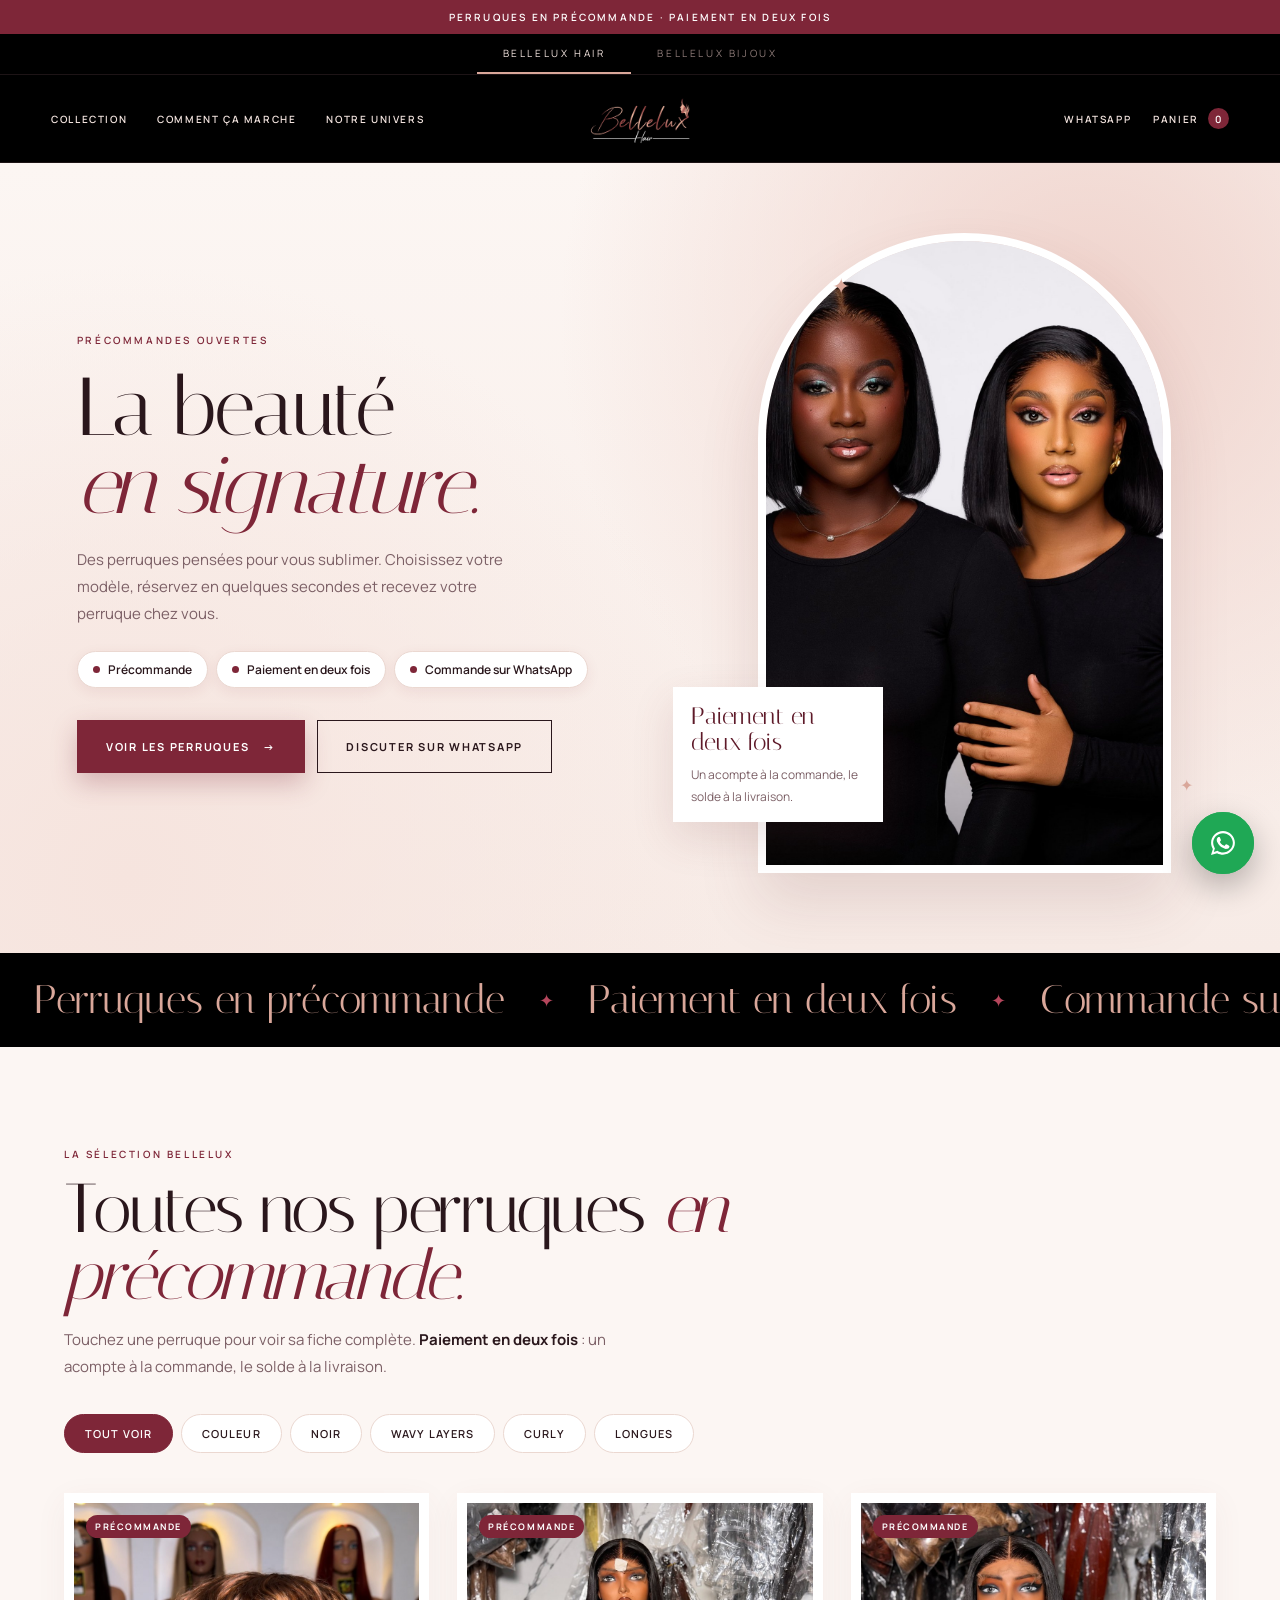
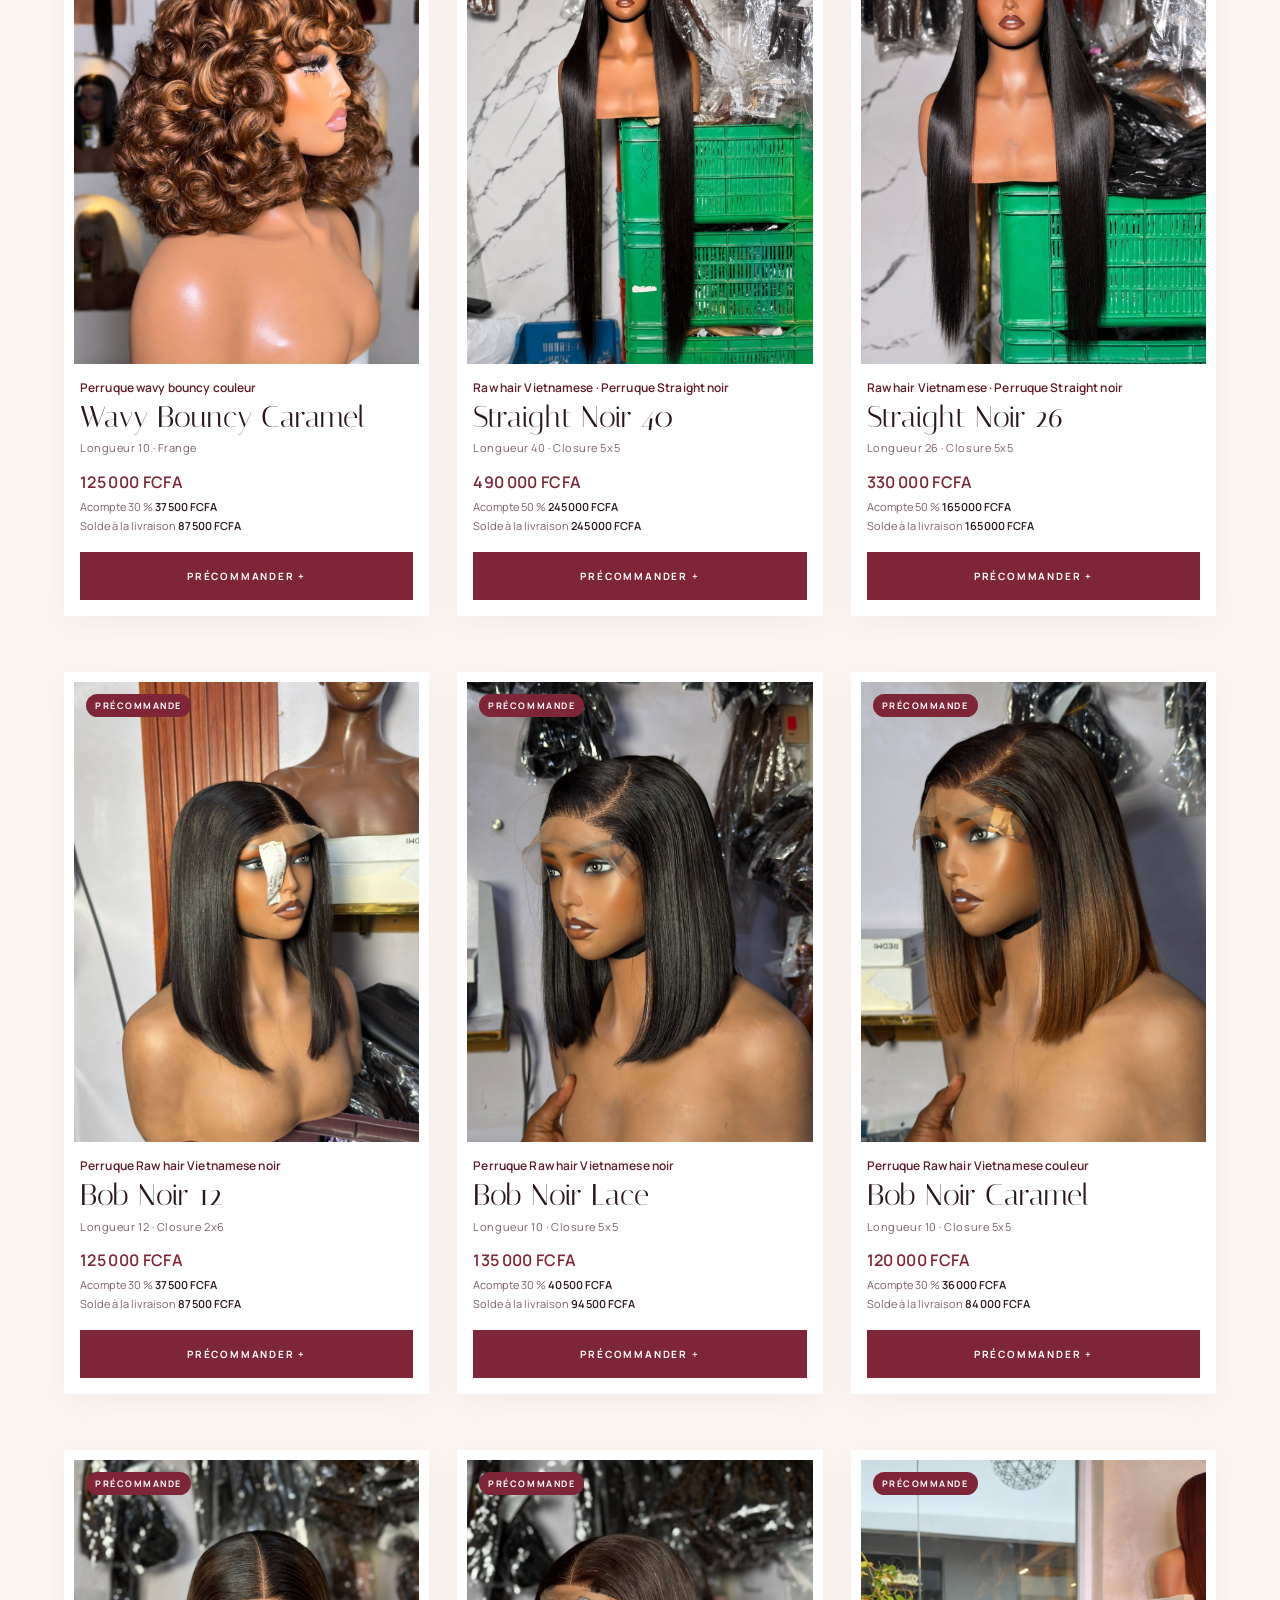
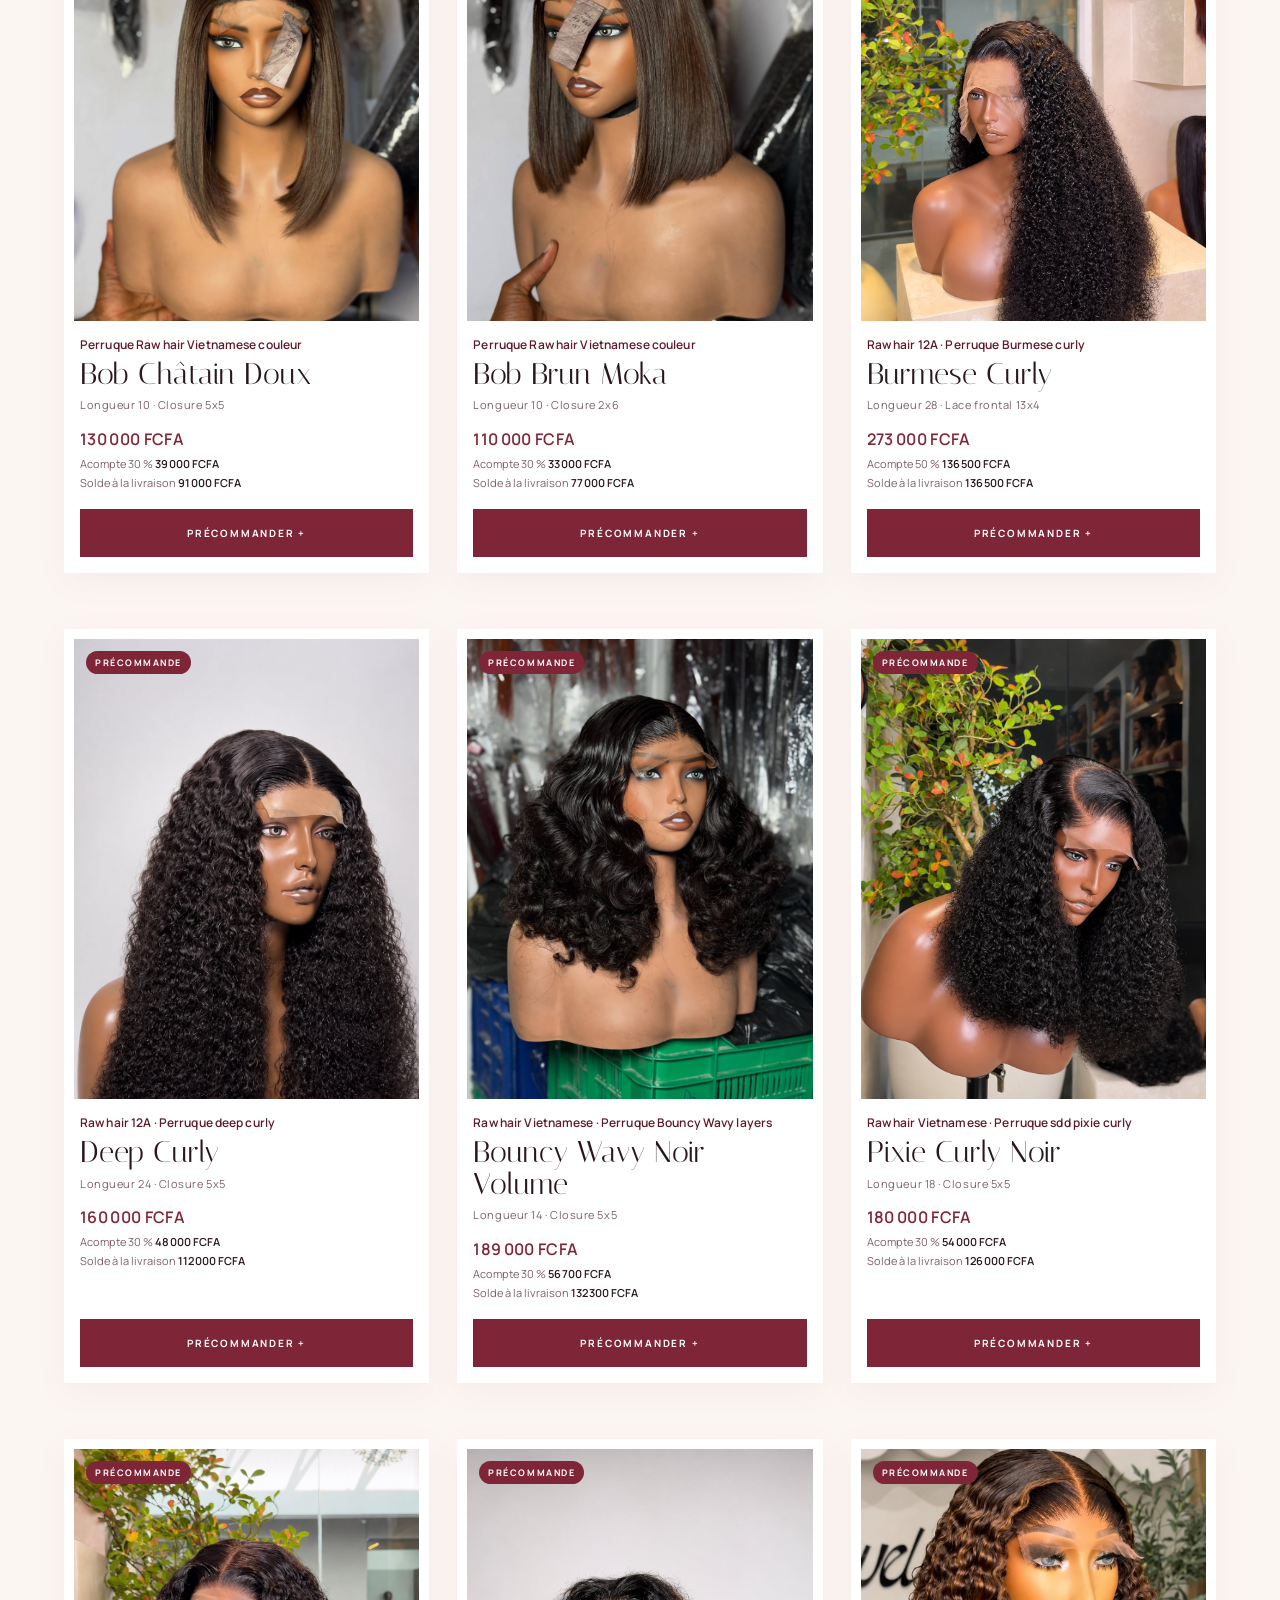
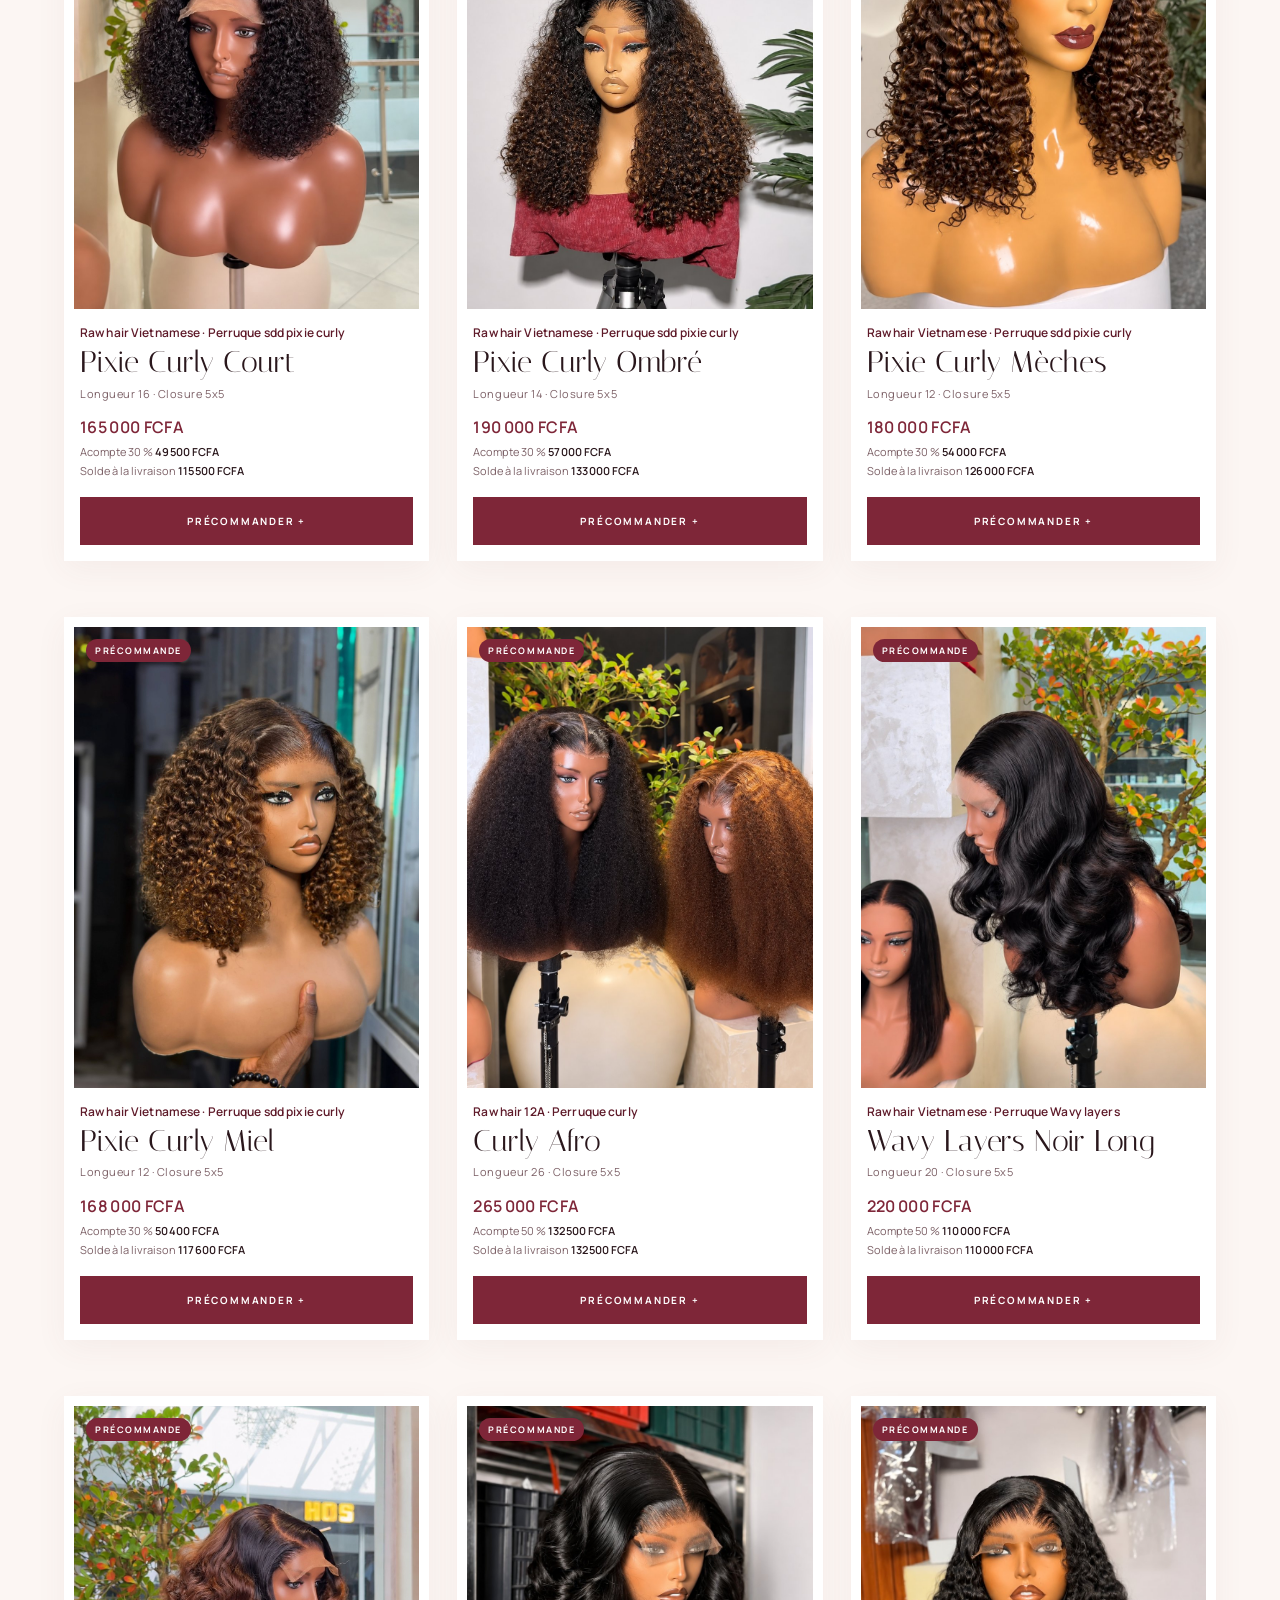
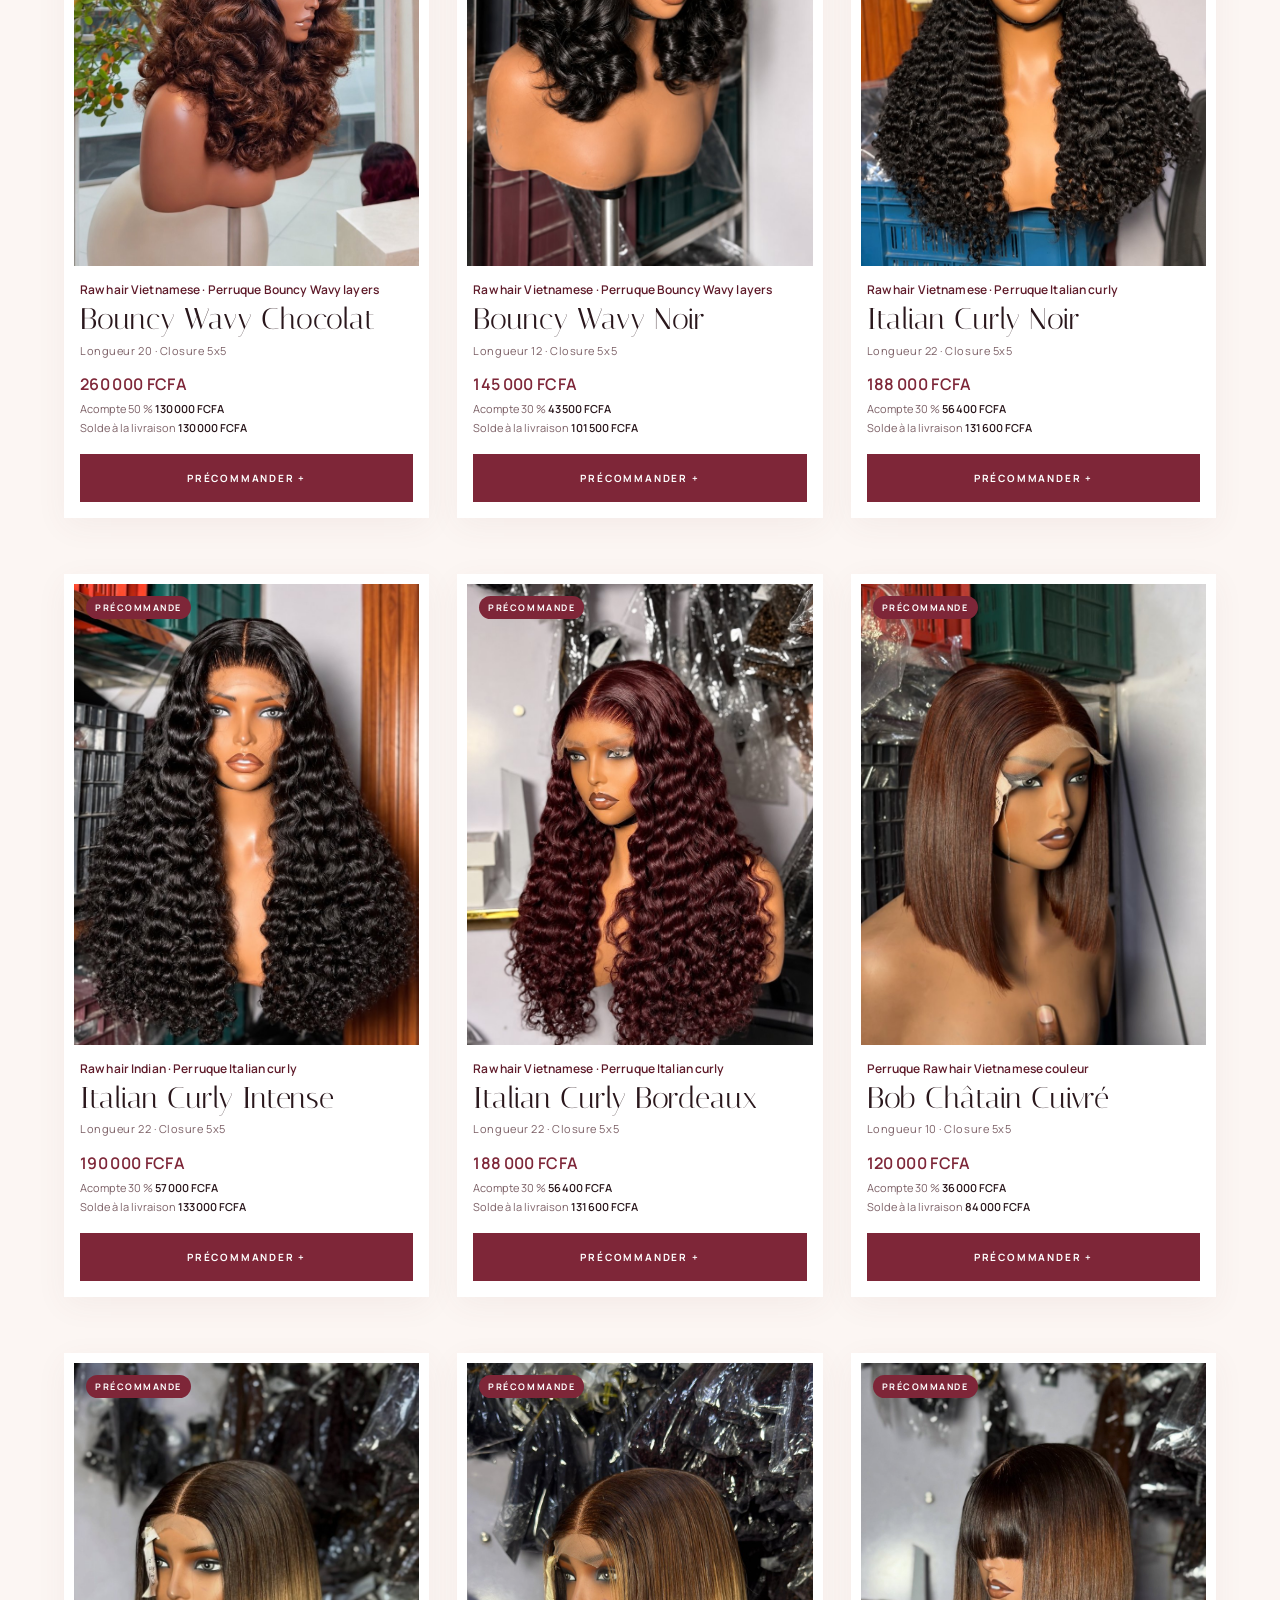
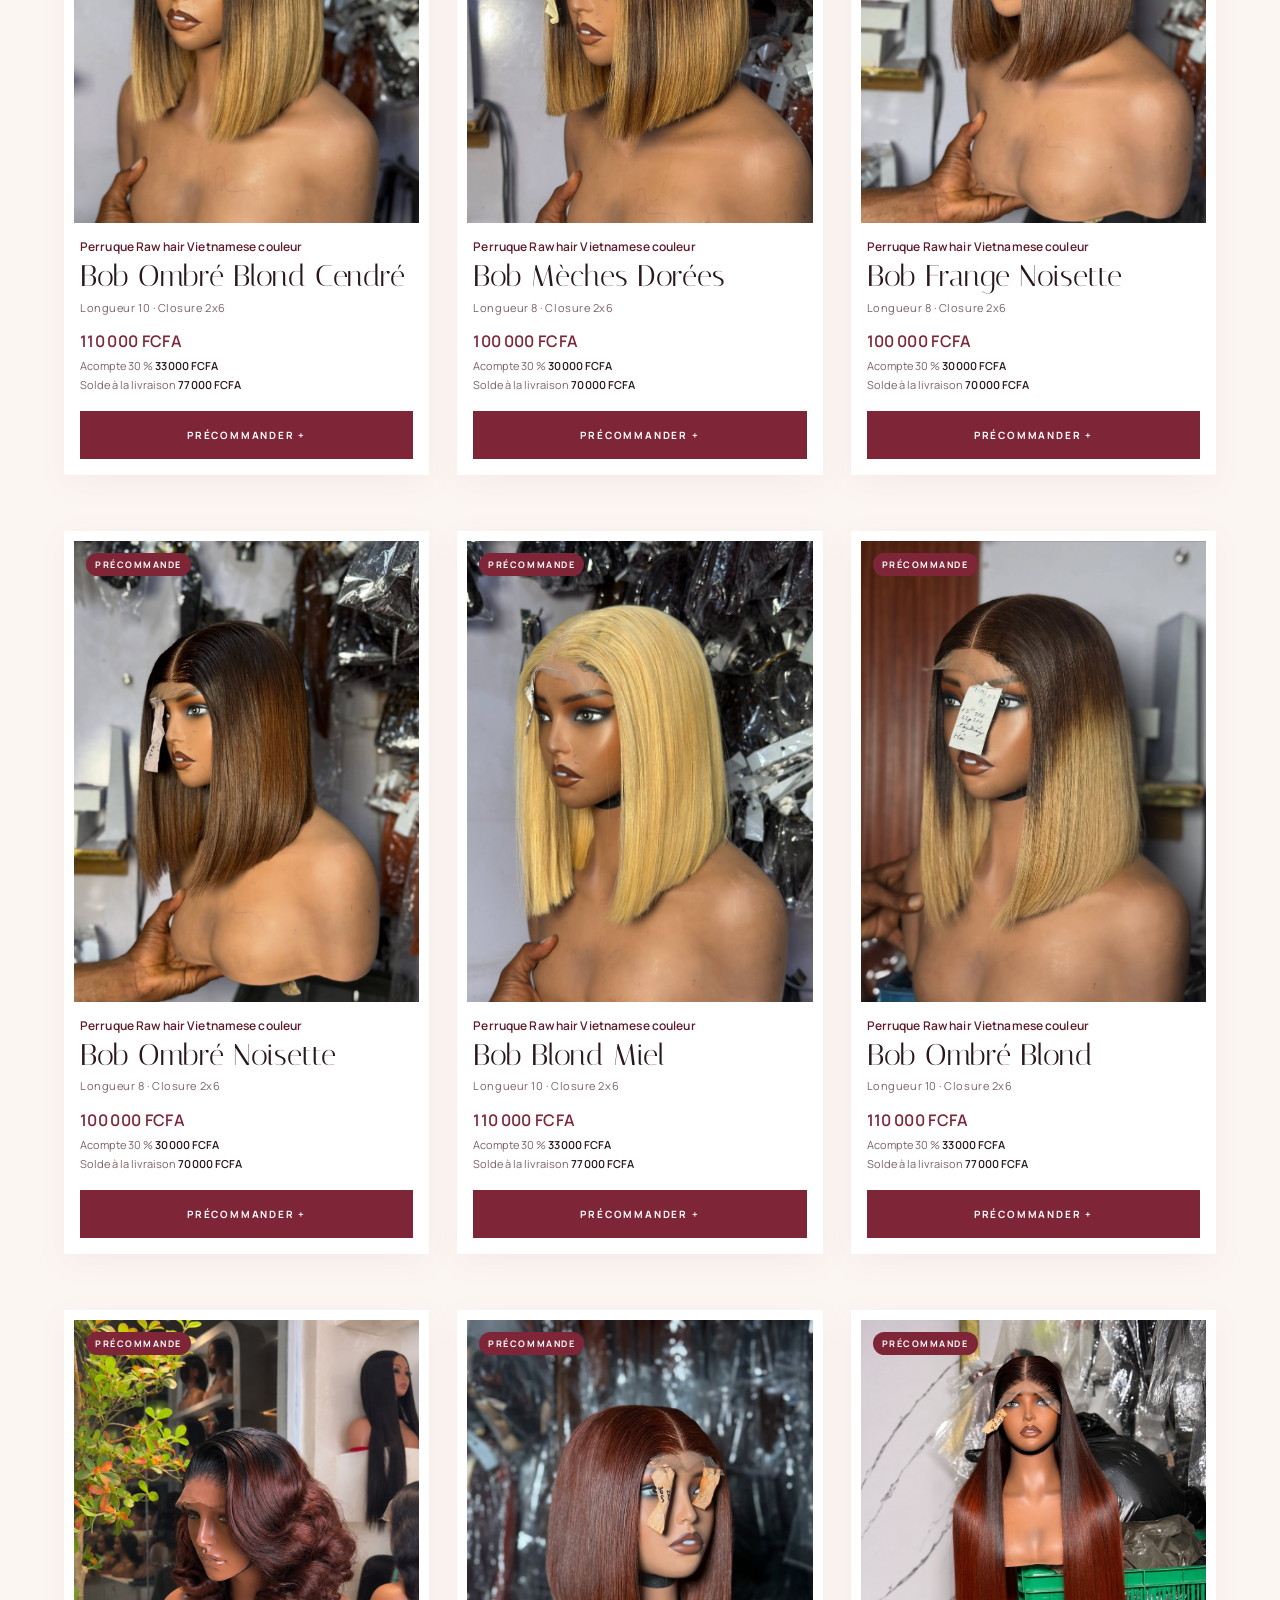
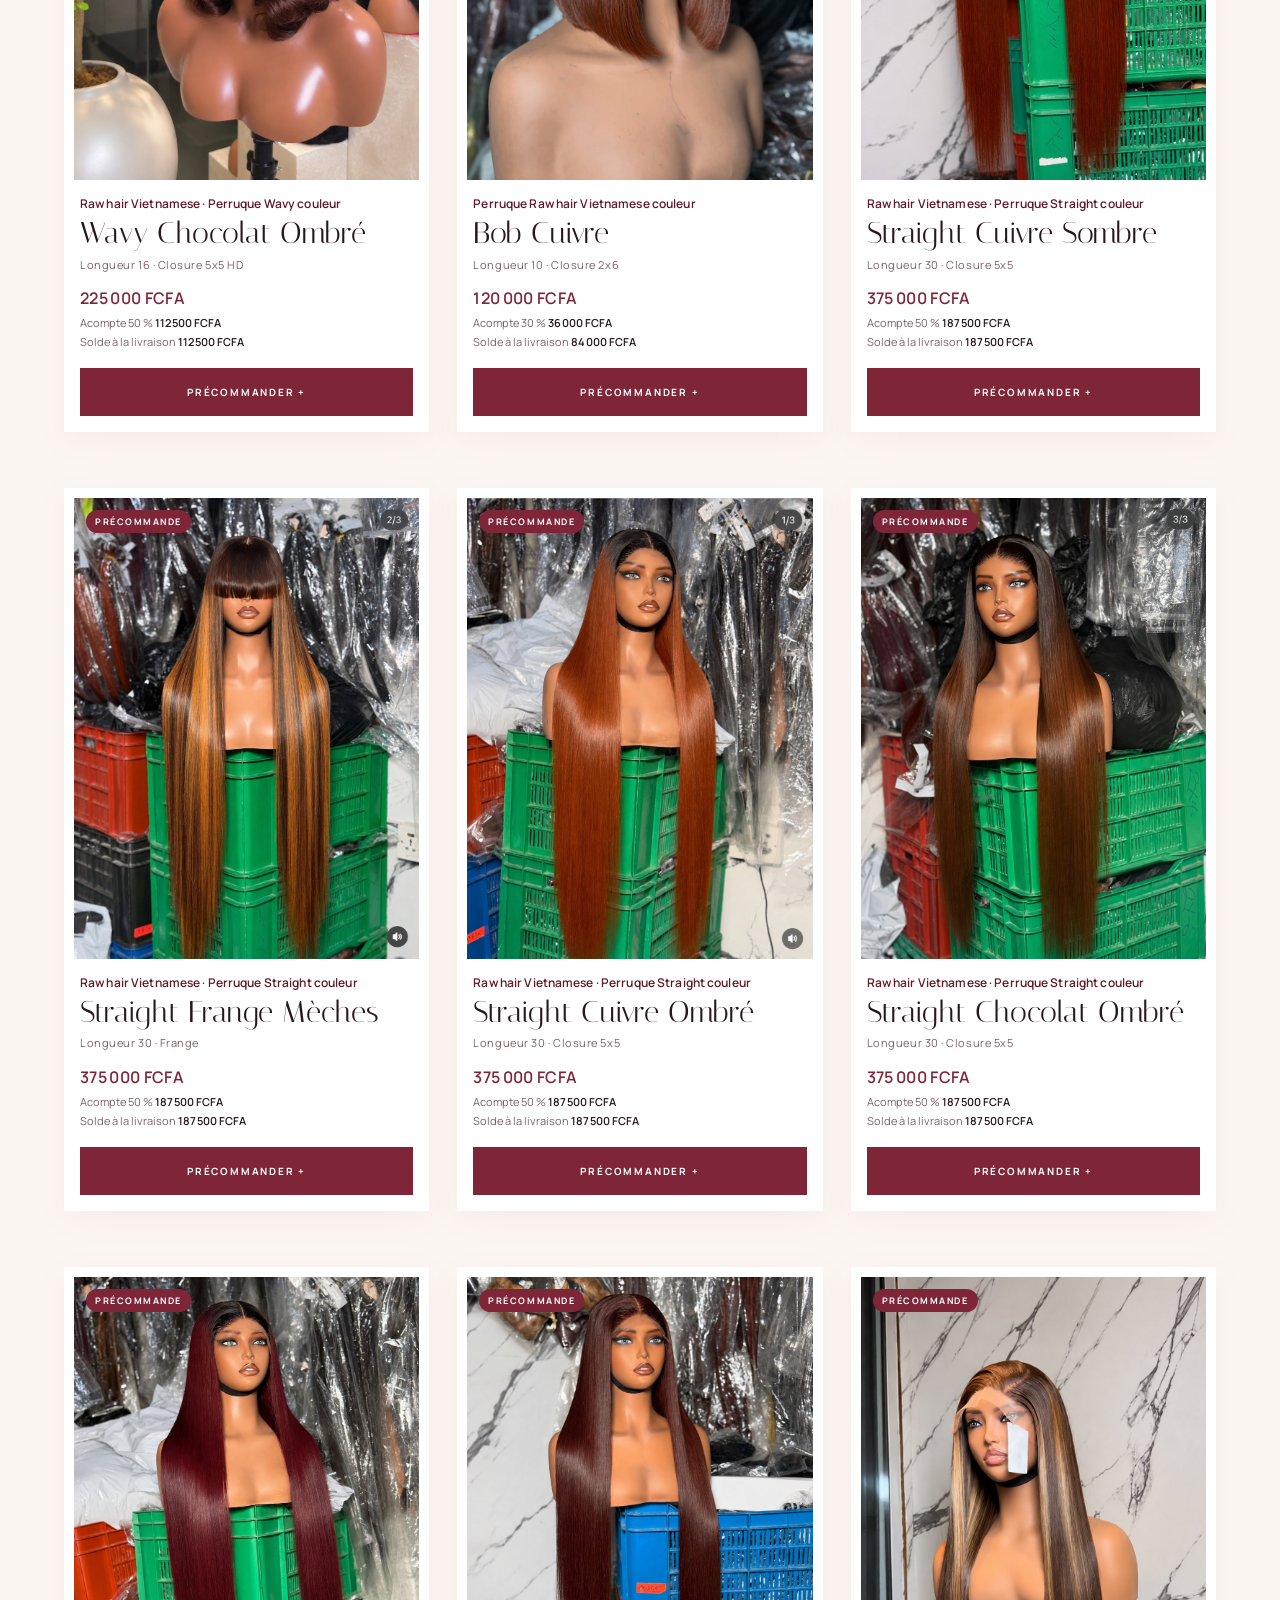
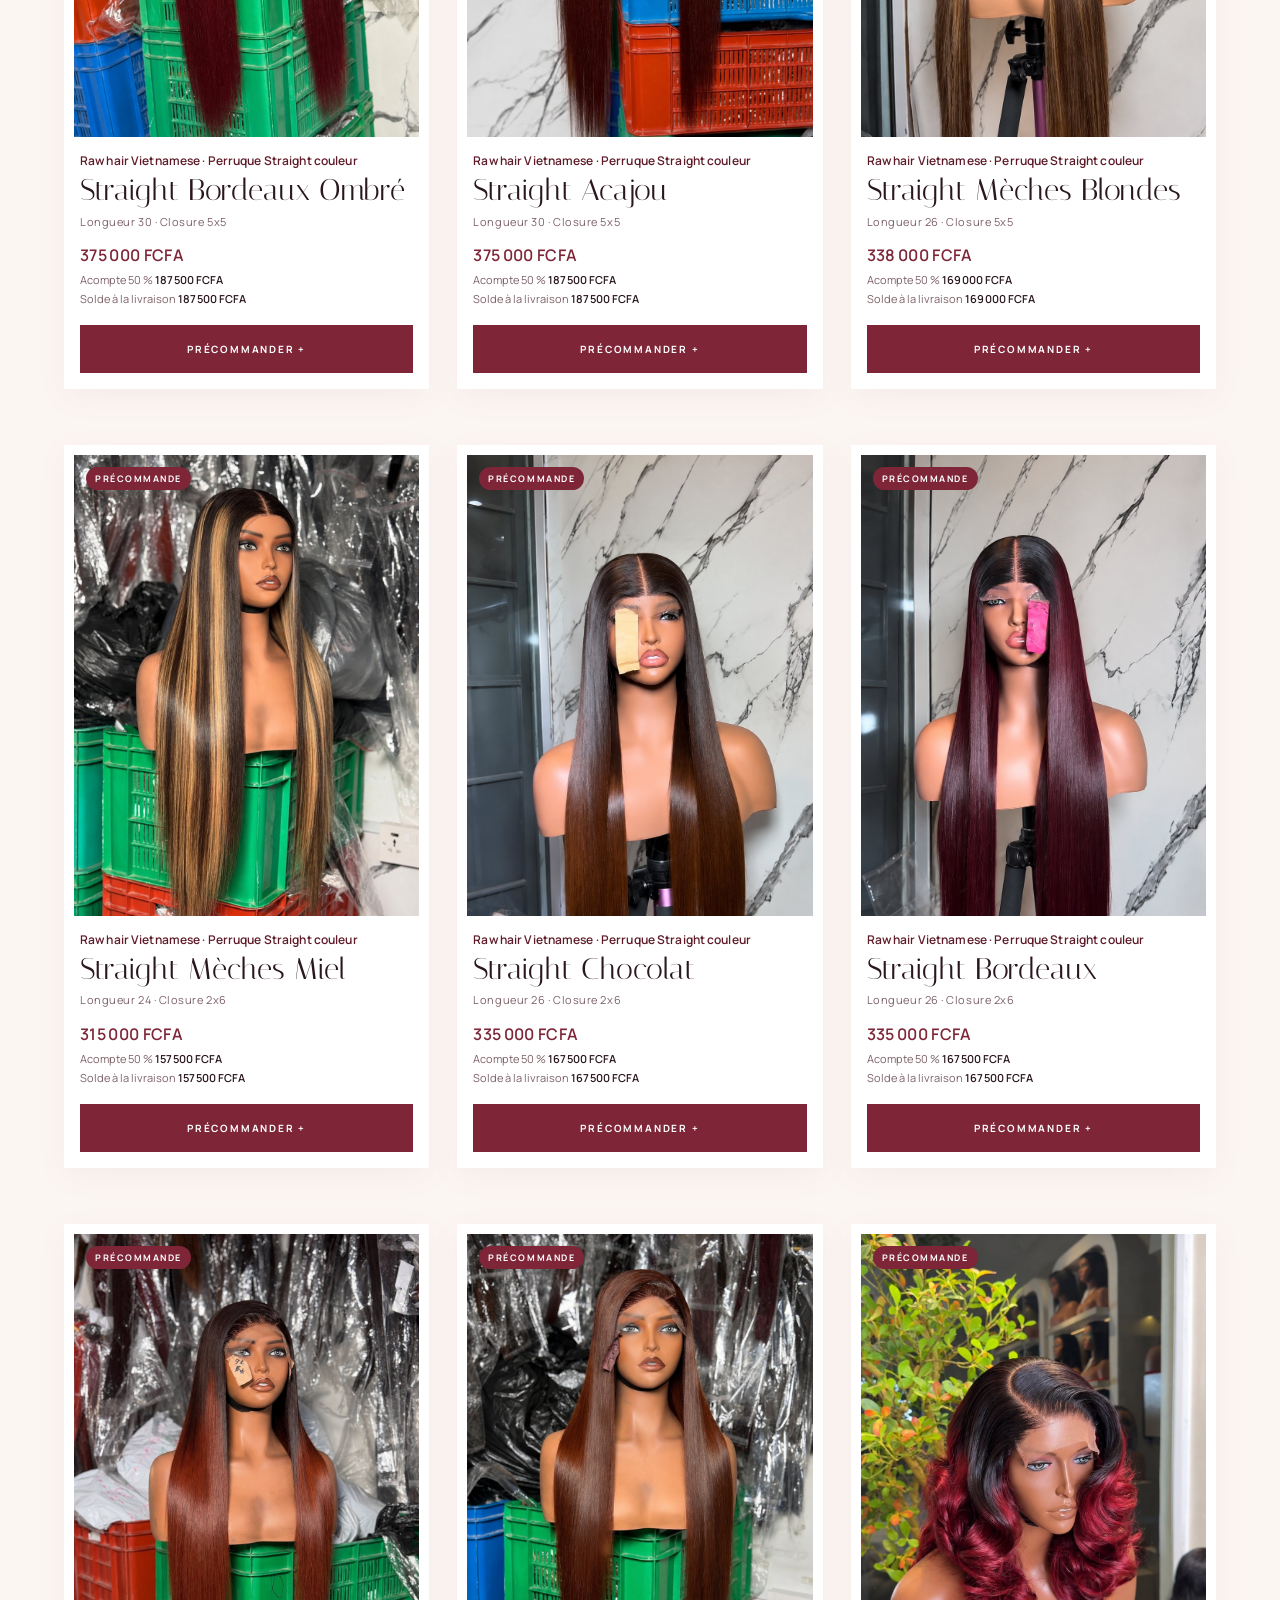
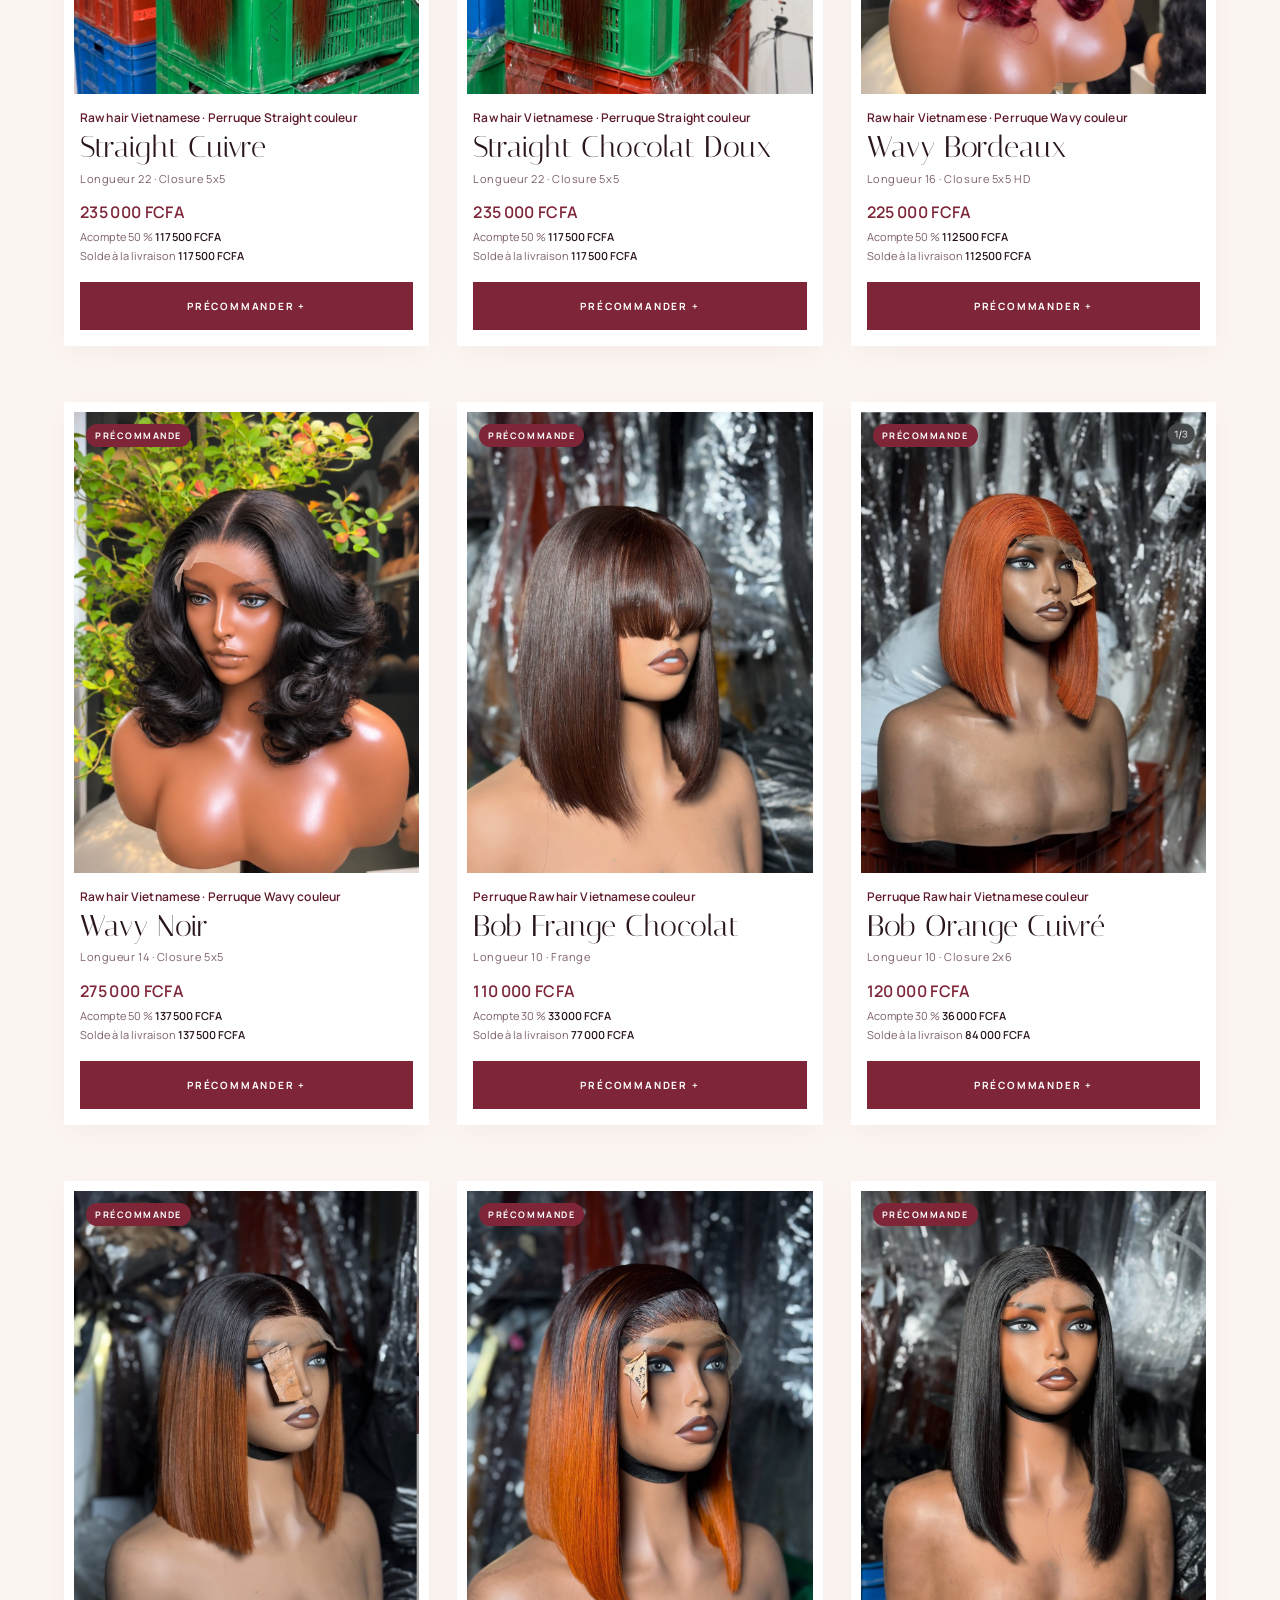
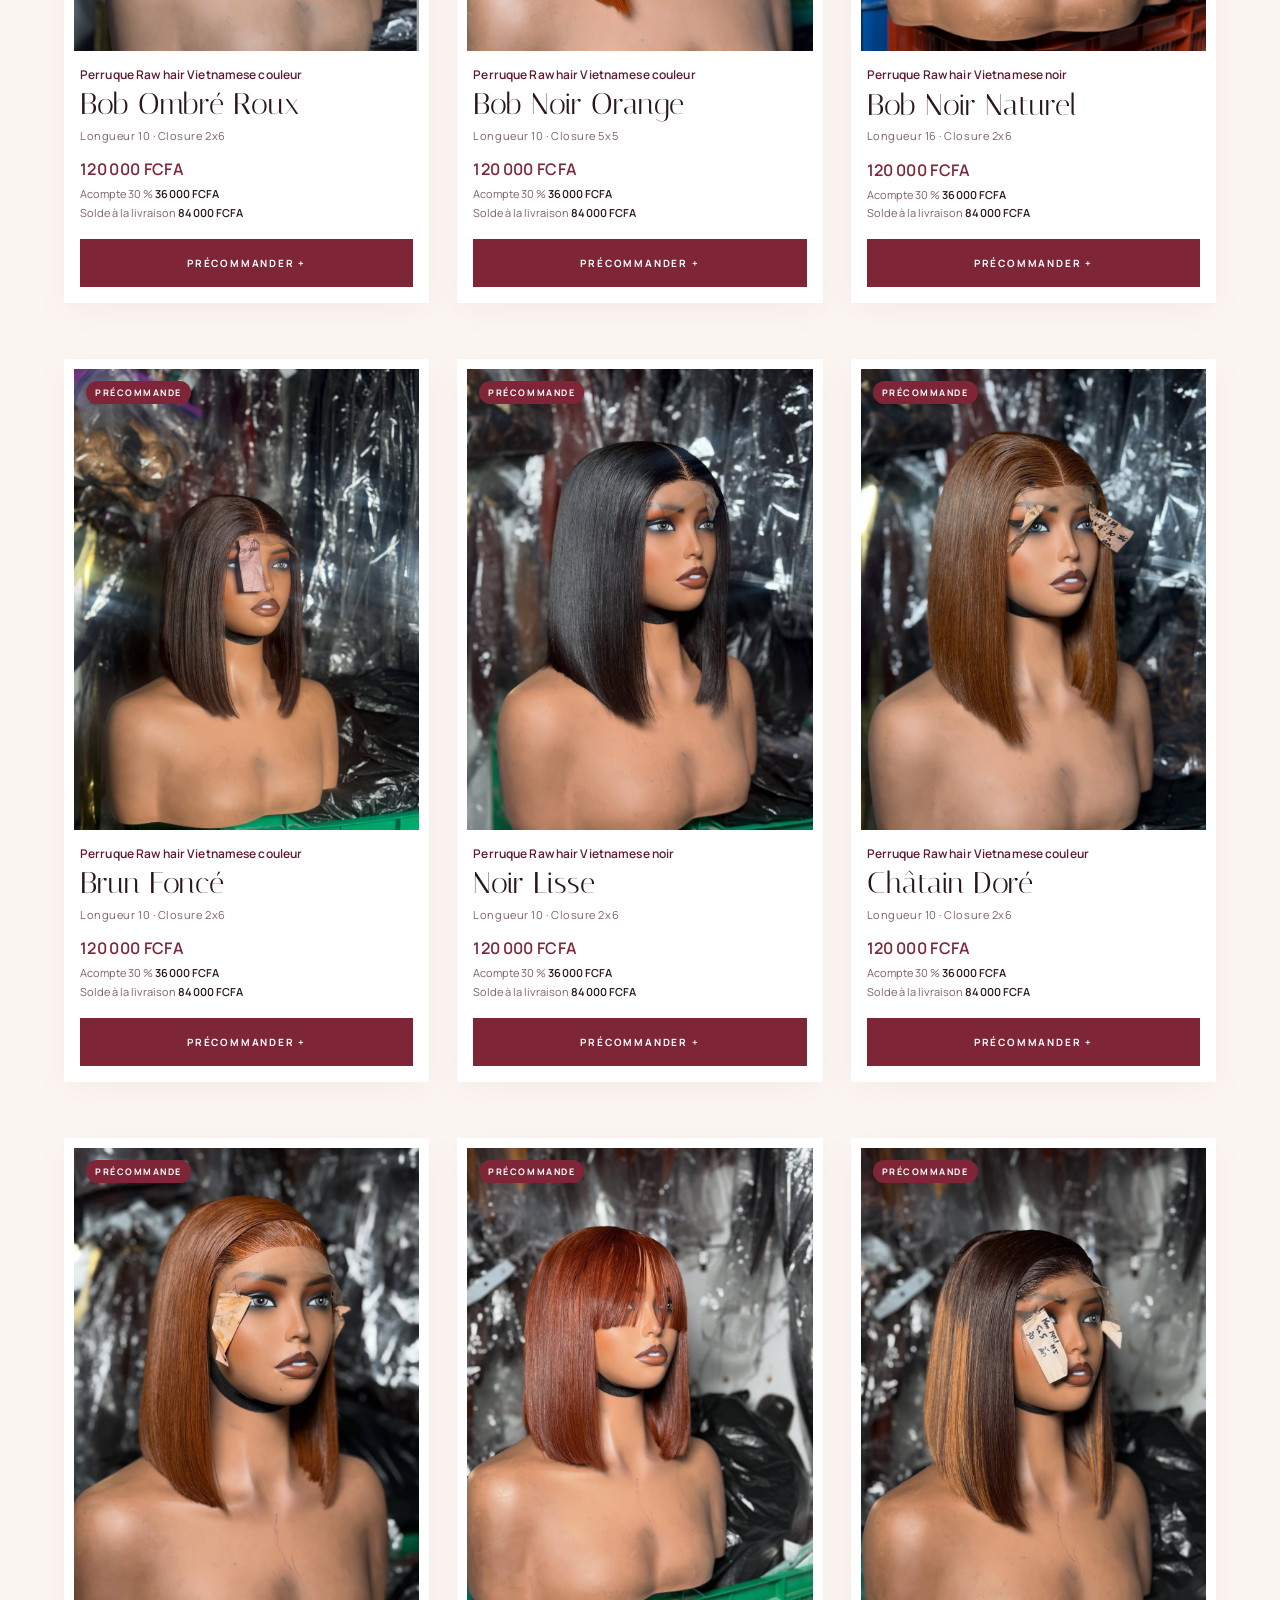
<file: index.html>
<!doctype html>
<html lang="fr">
<head>
<meta charset="UTF-8">
<meta name="viewport" content="width=device-width,initial-scale=1,viewport-fit=cover">
<meta name="theme-color" content="#000000">
<title>Bellelux Hair | Perruques en précommande</title>
<meta name="description" content="Toutes les perruques Bellelux Hair sont en précommande. Paiement en deux fois : acompte à la commande, solde à la livraison. Commande sur WhatsApp.">
<meta property="og:title" content="Bellelux Hair | Perruques en précommande">
<meta property="og:description" content="Précommandez votre perruque. Paiement en deux fois, commande confirmée sur WhatsApp.">
<meta property="og:type" content="website">
<link rel="preconnect" href="https://fonts.googleapis.com">
<link rel="preconnect" href="https://fonts.gstatic.com" crossorigin>
<link href="https://fonts.googleapis.com/css2?family=Italiana&family=Manrope:wght@400;500;600;700&display=swap" rel="stylesheet">
<link rel="stylesheet" href="boutique.css?v=20261112e">
<style>
:root{
--encre:#2A171C;--doux:#7C6066;--ivoire:#FCF6F3;--poudre:#F2E1DB;--blush:#EBD3CB;--rose:#7E2638;--rose-fonce:#5E1A29;--or:#D9A79A;--ligne:#EBD8D1;--noir:#000;
--b-fond:#FCF6F3;--b-encre:#2A171C;--b-doux:#7C6066;--b-ligne:#EBD8D1;--b-accent:#5E1A29;--b-sombre:#7E2638;--b-sur-sombre:#fff;
--b-titre:Italiana,Georgia,serif;--b-texte:Manrope,Arial,sans-serif;--b-photo:#F2E1DB;--b-ratio:3/4;
--b-pre:#7E2638;--b-sur-pre:#fff;--b-dispo:#fff;--b-sur-dispo:#2A171C;--b-prix:#7E2638;--b-bord-btn:#7E2638;
--b-bande-fond:#000;--b-bande-encre:#D9A79A;--b-bande-accent:#B5465C;--b-wa:#1fa855;--b-champ:#fff;--b-encart:#F2E1DB;
--b-barre-fond:rgba(252,246,243,.96);--b-barre-encre:#2A171C;--b-barre-fond-plein:#fff
}
*{box-sizing:border-box}
html{scroll-behavior:smooth;scroll-padding-top:110px}
body{margin:0;background:var(--ivoire);color:var(--encre);font-family:Manrope,Arial,sans-serif;overflow-x:hidden;-webkit-font-smoothing:antialiased}
a{color:inherit;text-decoration:none}
img{display:block;max-width:100%}
button,input,select,textarea{font:inherit}
h1,h2,h3{font-family:Italiana,Georgia,serif;font-weight:400}

.annonce{background:var(--rose);color:#fff;text-align:center;font-size:10px;font-weight:600;letter-spacing:.22em;text-transform:uppercase;padding:10px 14px}
.maisons{display:flex;justify-content:center;background:var(--noir);border-bottom:1px solid #1d1416}
.maisons a{padding:12px 26px;font-size:10px;letter-spacing:.26em;text-transform:uppercase;color:#8e7b78;border-bottom:2px solid transparent;transition:color .2s,border-color .2s}
.maisons a:hover{color:#fff}
.maisons a.actif{color:#f3e4df;border-bottom-color:var(--or)}

.nav{position:sticky;top:0;z-index:40;display:grid;grid-template-columns:1fr auto 1fr;align-items:center;height:88px;padding:0 4%;background:var(--noir);color:#f3e4df;border-bottom:1px solid #1d1416}
.nav-liens{display:flex;gap:30px;font-size:10px;font-weight:600;letter-spacing:.16em;text-transform:uppercase}
.nav-liens a:hover{color:var(--or)}
.logo{display:block}
.logo img{height:84px;width:auto}
.nav-droite{justify-self:end;display:flex;align-items:center;gap:22px}
.btn-nav{display:flex;align-items:center;gap:9px;background:none;border:0;padding:8px 0;color:inherit;font-size:10px;font-weight:600;letter-spacing:.16em;text-transform:uppercase;cursor:pointer}
.btn-nav:hover{color:var(--or)}
.btn-nav .b-compteur{display:inline-grid;place-items:center;min-width:21px;height:21px;padding:0 5px;border-radius:11px;background:var(--rose);color:#fff;font-size:10px;letter-spacing:0}

.hero{position:relative;display:grid;grid-template-columns:1.05fr 1fr;align-items:center;gap:40px;padding:70px 6% 80px;overflow:hidden;background:radial-gradient(circle at 85% 20%,#efd2cb 0,transparent 42%),radial-gradient(circle at 10% 90%,#f6e4de 0,transparent 45%),linear-gradient(180deg,#fcf6f3,#f7ebe6)}
.surtitre{font-size:10px;font-weight:600;letter-spacing:.26em;text-transform:uppercase;color:var(--rose)}
.hero h1{font-size:clamp(60px,6.4vw,112px);line-height:.95;letter-spacing:-.035em;margin:22px 0 22px;color:var(--encre)}
.hero h1 em{color:var(--rose);font-style:italic}
.hero p{max-width:440px;margin:0;color:var(--doux);font-size:15px;line-height:1.8}
.hero-infos{display:flex;flex-wrap:wrap;gap:8px;margin:24px 0 0;padding:0;list-style:none}
.hero-infos li{display:flex;align-items:center;gap:8px;background:#fff;border:1px solid var(--ligne);border-radius:40px;color:var(--encre);font-size:12px;font-weight:600;padding:9px 15px;box-shadow:0 4px 14px rgba(126,38,56,.08)}
.hero-infos li:before{content:'';width:7px;height:7px;border-radius:50%;background:var(--rose)}
.hero-boutons{display:flex;flex-wrap:wrap;gap:12px;margin-top:32px}
.cta{display:inline-flex;align-items:center;justify-content:center;gap:14px;padding:18px 28px;background:var(--rose);color:#fff;font-size:11px;font-weight:700;letter-spacing:.16em;text-transform:uppercase;border:1px solid var(--rose);transition:transform .25s,background .25s,box-shadow .25s;box-shadow:0 10px 26px rgba(126,38,56,.28)}
.cta:hover{background:var(--rose-fonce);border-color:var(--rose-fonce);transform:translateY(-2px)}
.cta.contour{background:transparent;color:var(--encre);border-color:var(--encre);box-shadow:none}
.cta.contour:hover{background:var(--encre);color:#fff}
.cta.blanc{background:#fff;color:var(--rose);border-color:#fff;box-shadow:0 10px 26px rgba(0,0,0,.12)}
.cta.blanc:hover{background:#fff6f2}
.hero-visuel{position:relative;height:min(640px,72svh);min-height:460px}
.arche{position:absolute;overflow:hidden;border-radius:999px 999px 0 0;background:var(--blush);box-shadow:0 30px 60px rgba(120,60,60,.15)}
.arche img{width:100%;height:100%;object-fit:cover}
.arche.grande{right:6%;top:0;bottom:0;width:78%;border:8px solid #fff}
.arche.petite{left:0;bottom:8%;width:34%;height:52%;border:6px solid #fff}
.arche.grande img{object-position:50% 20%}
.arche.petite img{object-position:50% 30%}
.hero-carte{position:absolute;left:0;bottom:8%;background:#fff;padding:16px 18px;max-width:210px;box-shadow:0 16px 40px rgba(120,60,60,.14)}
.hero-carte b{display:block;font-family:Italiana,Georgia,serif;font-weight:400;font-size:24px;line-height:1.1;color:var(--rose-fonce);margin-bottom:6px}
.hero-carte span{font-size:12px;line-height:1.5;color:var(--doux)}
.etoile{position:absolute;color:var(--or);font-size:22px}
.etoile.e1{left:30%;top:6%}.etoile.e2{right:2%;bottom:12%;font-size:16px}

.section{max-width:1440px;margin:auto;padding:100px 5%}
.entete{max-width:820px;margin-bottom:34px}
.titre{font-size:clamp(48px,5.4vw,84px);line-height:.98;letter-spacing:-.03em;margin:14px 0 16px;color:var(--encre)}
.titre em{color:var(--rose)}
.sous{font-size:15px;line-height:1.8;color:var(--doux);max-width:580px;margin:0}
.sous b{color:var(--encre);font-weight:700}
.filtres{display:flex;flex-wrap:wrap;gap:8px;margin:0 0 40px}
.filtre{border:1px solid var(--ligne);background:#fff;border-radius:40px;padding:11px 20px;color:var(--encre);font-size:11px;font-weight:600;letter-spacing:.1em;text-transform:uppercase;cursor:pointer;transition:.2s}
.filtre:hover{border-color:var(--rose);color:var(--rose)}
.filtre.actif{background:var(--rose);border-color:var(--rose);color:#fff}
.mention{text-align:center;margin:44px 0 0;font-size:12px;color:var(--doux)}
.carte{background:#fff;padding:10px 10px 16px;box-shadow:0 8px 30px rgba(120,60,60,.06);transition:box-shadow .3s,transform .3s}
.carte:hover{box-shadow:0 18px 44px rgba(120,60,60,.13);transform:translateY(-3px)}
.carte-info{padding:16px 6px 0}
.carte-ajout{background:var(--rose);color:#fff;border-color:var(--rose);font-weight:700}
.carte-ajout:hover{background:var(--rose-fonce);border-color:var(--rose-fonce)}
.b-statut,.carte-badge{border-radius:30px;font-weight:700}

.etapes-zone{background:var(--poudre)}
.etapes{display:grid;grid-template-columns:repeat(3,1fr);gap:20px}
.etape{background:#fff;padding:34px 30px;box-shadow:0 8px 30px rgba(120,60,60,.06)}
.etape-num{display:grid;place-items:center;width:58px;height:58px;border-radius:50%;background:var(--blush);font-family:Italiana,Georgia,serif;font-size:26px;color:var(--rose-fonce)}
.etape h3{font-size:30px;line-height:1.1;margin:20px 0 10px;color:var(--encre)}
.etape p{font-size:14px;line-height:1.8;color:var(--doux);margin:0}

.chapitre{display:grid;grid-template-columns:1fr 1fr;align-items:center;gap:6%;padding:100px 6%;background:#fff}
.chapitre-photo{position:relative;height:560px}
.chapitre-photo img{width:100%;height:100%;object-fit:cover;object-position:50% 25%;border-radius:0 0 999px 999px}
.chapitre-texte>span{font-size:10px;font-weight:600;letter-spacing:.26em;color:var(--rose)}
.chapitre-texte h2{font-size:clamp(46px,5vw,84px);line-height:1.02;letter-spacing:-.03em;margin:22px 0;color:var(--encre)}
.chapitre-texte h2 i{color:var(--rose)}
.chapitre-texte p{max-width:420px;color:var(--doux);line-height:1.8;font-size:15px;margin:0 0 30px}

.contact{background:linear-gradient(135deg,#5E1A29,#8E3346);color:#fff;text-align:center;padding:100px 22px}
.contact .surtitre{color:var(--or)}
.contact h2{font-size:clamp(46px,5.4vw,84px);line-height:1;margin:16px auto;max-width:900px}
.contact p{color:#fff2ee;font-size:15px;line-height:1.8;max-width:480px;margin:0 auto 30px}

.pied{background:var(--noir);color:#f3e4df;padding:64px 6% 30px}
.pied-grille{display:grid;grid-template-columns:2fr 1fr 1fr;gap:50px}
.pied-logo{width:220px;max-width:100%}
.pied p,.pied a{color:#b9a6a2;font-size:13px;line-height:2.1}
.pied a:hover{color:var(--or)}
.pied h4{font-size:10px;letter-spacing:.2em;text-transform:uppercase;font-weight:700;margin:0 0 10px}
.pied-bas{border-top:1px solid #2b2022;margin-top:50px;padding-top:20px;font-size:11px;color:#8e7b78}

@media(max-width:1000px){
.etapes{grid-template-columns:1fr;gap:12px}
.etape{display:grid;grid-template-columns:58px 1fr;column-gap:18px;padding:24px 20px}
.etape-num{grid-row:span 2}
.etape h3{margin:6px 0 6px;font-size:26px}
}

@media(max-width:850px){
html{scroll-padding-top:80px}
.nav{height:66px;padding:0 16px}
.nav-liens a:not(:first-child){display:none}
.logo img{height:60px}
.nav-droite .lien-masque{display:none}
.hero{grid-template-columns:1fr;gap:34px;padding:34px 20px 50px}
.hero h1{font-size:clamp(50px,13.5vw,72px);margin:14px 0 16px}
.hero p{font-size:15px}
.hero-boutons{margin-top:24px}
.hero-boutons .cta{flex:1 1 100%}
.hero-visuel{height:440px;min-height:0}
.arche.grande{right:4%;width:88%}
.arche.petite{width:38%;height:46%;bottom:4%}
.hero-carte{top:auto;bottom:-14px;right:0;max-width:180px;padding:12px 14px}
.hero-carte b{font-size:20px}
.etoile.e1{left:22%}
.section{padding:64px 20px}
.titre{font-size:clamp(44px,11.5vw,64px)}
.sous{font-size:14px}
.filtres{margin-bottom:26px}
.carte{padding:6px 6px 12px}
.carte-info{padding:12px 4px 0}
.chapitre{grid-template-columns:1fr;padding:64px 20px;gap:34px}
.chapitre-photo{height:400px}
.chapitre-texte h2{font-size:clamp(42px,11vw,60px);margin:16px 0}
.chapitre-texte .cta{display:flex}
.contact{padding:72px 22px}
.contact h2{font-size:clamp(42px,11vw,60px)}
.contact .cta{display:flex}
.pied{padding:48px 22px 24px}
.pied-grille{grid-template-columns:1fr 1fr;gap:30px 20px}
.pied-grille>div:first-child{grid-column:1/-1}
.pied-logo{width:170px}
}

@media(max-width:520px){
.annonce{font-size:9px;letter-spacing:.12em;padding:9px 10px}
.maisons a{padding:11px 14px;font-size:9px;letter-spacing:.16em}
.hero-infos li{font-size:11px;padding:8px 12px}
.hero-visuel{height:400px}
.etape h3{font-size:24px}
}
</style>
</head>
<body>
<div class="annonce">Perruques en précommande · Paiement en deux fois</div>
<nav class="maisons" aria-label="Nos maisons"><a href="index.html" class="actif" aria-current="page">Bellelux Hair</a><a href="bijoux.html">Bellelux Bijoux</a></nav>

<header class="nav">
  <nav class="nav-liens" aria-label="Menu"><a href="#catalogue">Collection</a><a href="#etapes">Comment ça marche</a><a href="#univers">Notre univers</a></nav>
  <a class="logo" href="#" aria-label="Bellelux Hair, accueil"><img src="logo-bellelux.jpg" alt="Bellelux Hair"></a>
  <div class="nav-droite">
    <a class="btn-nav lien-masque" href="#" data-wa>WhatsApp</a>
    <button class="btn-nav" type="button" data-ouvrir-panier>Panier <span class="b-compteur">0</span></button>
  </div>
</header>

<main>
  <section class="hero">
    <div class="hero-texte">
      <div class="surtitre">Précommandes ouvertes</div>
      <h1>La beauté<br><em>en signature.</em></h1>
      <p>Des perruques pensées pour vous sublimer. Choisissez votre modèle, réservez en quelques secondes et recevez votre perruque chez vous.</p>
      <ul class="hero-infos"><li>Précommande</li><li>Paiement en deux fois</li><li>Commande sur WhatsApp</li></ul>
      <div class="hero-boutons">
        <a class="cta" href="#catalogue">Voir les perruques <span aria-hidden="true">→</span></a>
        <a class="cta contour" href="#" data-wa>Discuter sur WhatsApp</a>
      </div>
    </div>
    <div class="hero-visuel" aria-hidden="true">
      <div class="arche grande"><img src="hero-98.jpg" alt="" fetchpriority="high"></div>
      <div class="hero-carte"><b>Paiement en deux fois</b><span>Un acompte à la commande, le solde à la livraison.</span></div>
      <span class="etoile e1">✦</span><span class="etoile e2">✦</span>
    </div>
  </section>

  <div class="bande" aria-label="Perruques en précommande, paiement en deux fois">
    <div class="bande-piste" aria-hidden="true">
      <div class="bande-groupe"><span>Perruques en précommande</span><i>✦</i><span>Paiement en deux fois</span><i>✦</i><span>Commande sur WhatsApp</span><i>✦</i><span>Perruques en précommande</span><i>✦</i><span>Paiement en deux fois</span><i>✦</i><span>Commande sur WhatsApp</span><i>✦</i></div>
      <div class="bande-groupe"><span>Perruques en précommande</span><i>✦</i><span>Paiement en deux fois</span><i>✦</i><span>Commande sur WhatsApp</span><i>✦</i><span>Perruques en précommande</span><i>✦</i><span>Paiement en deux fois</span><i>✦</i><span>Commande sur WhatsApp</span><i>✦</i></div>
    </div>
  </div>

  <section class="section" id="catalogue">
    <div class="entete">
      <div class="surtitre">La sélection Bellelux</div>
      <h2 class="titre">Toutes nos perruques <em>en précommande.</em></h2>
      <p class="sous">Touchez une perruque pour voir sa fiche complète. <b>Paiement en deux fois</b> : un acompte à la commande, le solde à la livraison.</p>
    </div>
    <div class="filtres filtres-defile" role="group" aria-label="Filtrer la collection">
      <button class="filtre actif" type="button" data-filtre="Tout" aria-pressed="true">Tout voir</button>
      <button class="filtre" type="button" data-filtre="Couleur" aria-pressed="false">Couleur</button>
      <button class="filtre" type="button" data-filtre="Noir" aria-pressed="false">Noir</button>
      <button class="filtre" type="button" data-filtre="Wavy" aria-pressed="false">Wavy layers</button>
      <button class="filtre" type="button" data-filtre="Curly" aria-pressed="false">Curly</button>
      <button class="filtre" type="button" data-filtre="Longue" aria-pressed="false">Longues</button>
    </div>
    <div class="grille" id="produits"></div>
    <p class="mention">Prix en FCFA · Toutes les perruques sont en précommande · Paiement en deux fois</p>
  </section>

  <section class="etapes-zone" id="etapes">
    <div class="section">
      <div class="entete">
        <div class="surtitre">Votre précommande en toute simplicité</div>
        <h2 class="titre">Comment ça <em>marche ?</em></h2>
      </div>
      <div class="etapes">
        <div class="etape"><div class="etape-num">1</div><h3>Choisissez</h3><p>Ajoutez une ou plusieurs perruques à votre panier depuis la collection.</p></div>
        <div class="etape"><div class="etape-num">2</div><h3>Envoyez sur WhatsApp</h3><p>Votre commande part directement sur WhatsApp. Nous confirmons ensemble les détails et le délai, puis vous réglez l’acompte.</p></div>
        <div class="etape"><div class="etape-num">3</div><h3>Recevez</h3><p>Votre perruque vous est livrée. Vous réglez le solde à la livraison.</p></div>
      </div>
    </div>
  </section>

  <section class="chapitre" id="univers">
    <div class="chapitre-photo"><img src="univers-80.jpg" alt="Perruques Bellelux Hair" loading="lazy"></div>
    <div class="chapitre-texte">
      <span>NOTRE UNIVERS</span>
      <h2>Votre beauté n’a pas besoin de <i>permission.</i></h2>
      <p>Une coupe, une texture, une nuance. Chez Bellelux Hair, chaque perruque est choisie pour révéler votre allure et vous donner confiance, du quotidien aux grands jours.</p>
      <a href="#catalogue" class="cta">Je choisis ma perruque <span aria-hidden="true">→</span></a>
    </div>
  </section>

  <section class="contact">
    <div class="surtitre">Bellelux Hair</div>
    <h2>Une question avant de commander ?</h2>
    <p>Notre équipe vous répond directement sur WhatsApp. Nous vous aidons à choisir votre modèle et nous confirmons votre précommande personnellement.</p>
    <a href="#" class="cta blanc" data-wa>Nous écrire sur WhatsApp <span aria-hidden="true">→</span></a>
  </section>
</main>

<footer class="pied">
  <div class="pied-grille">
    <div><img class="pied-logo" src="logo-bellelux.jpg" alt="Bellelux Hair" loading="lazy"><p>L’élégance se porte avec assurance.</p></div>
    <div><h4>Explorer</h4><p><a href="#catalogue">La collection</a><br><a href="#etapes">Comment ça marche</a><br><a href="bijoux.html">Bellelux Bijoux</a></p></div>
    <div><h4>Besoin d’aide ?</h4><p><a href="#" data-wa>Contact WhatsApp</a><br>Précommande<br>Paiement en deux fois</p></div>
  </div>
  <div class="pied-bas">© 2026 Bellelux Hair · Côte d’Ivoire · Toutes les perruques sont en précommande</div>
</footer>

<script src="produits-hair.js?v=20261112e"></script>
<script src="boutique.js?v=20261112e"></script>
</body>
</html>
</file>
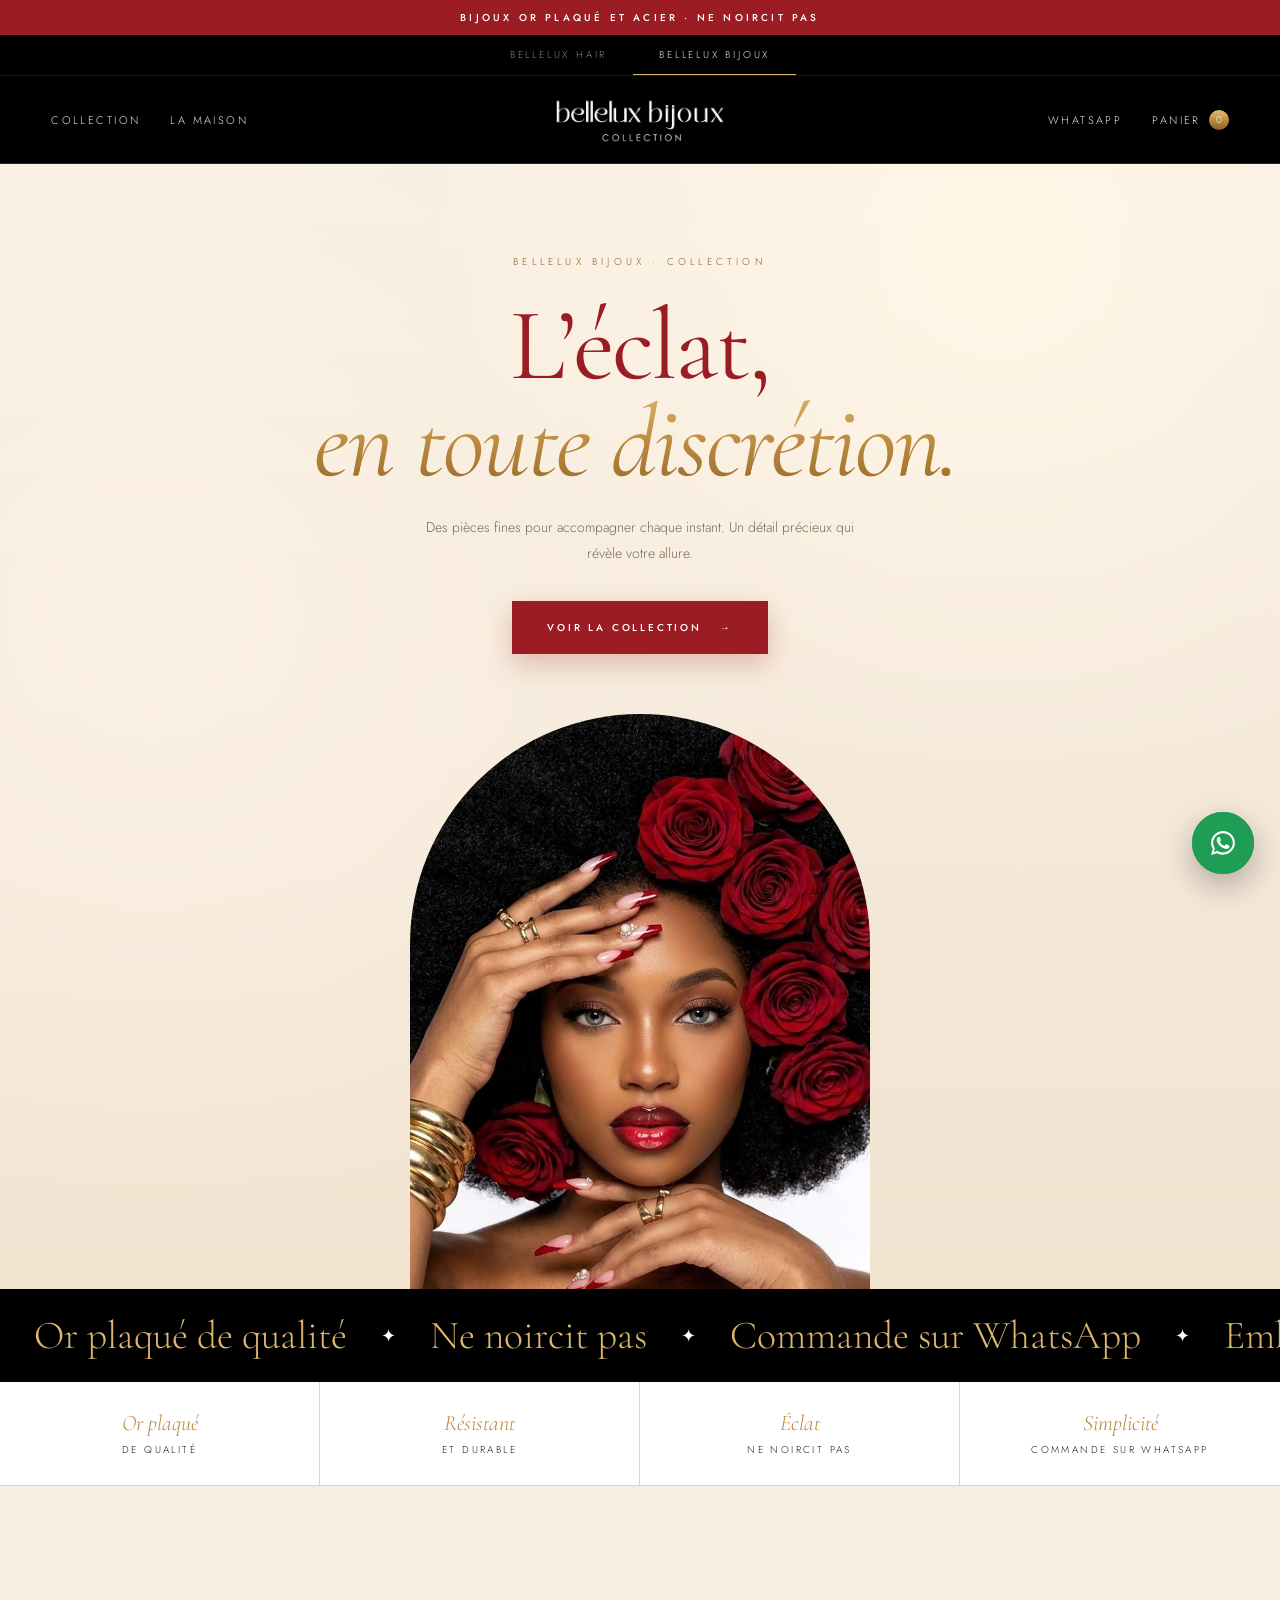
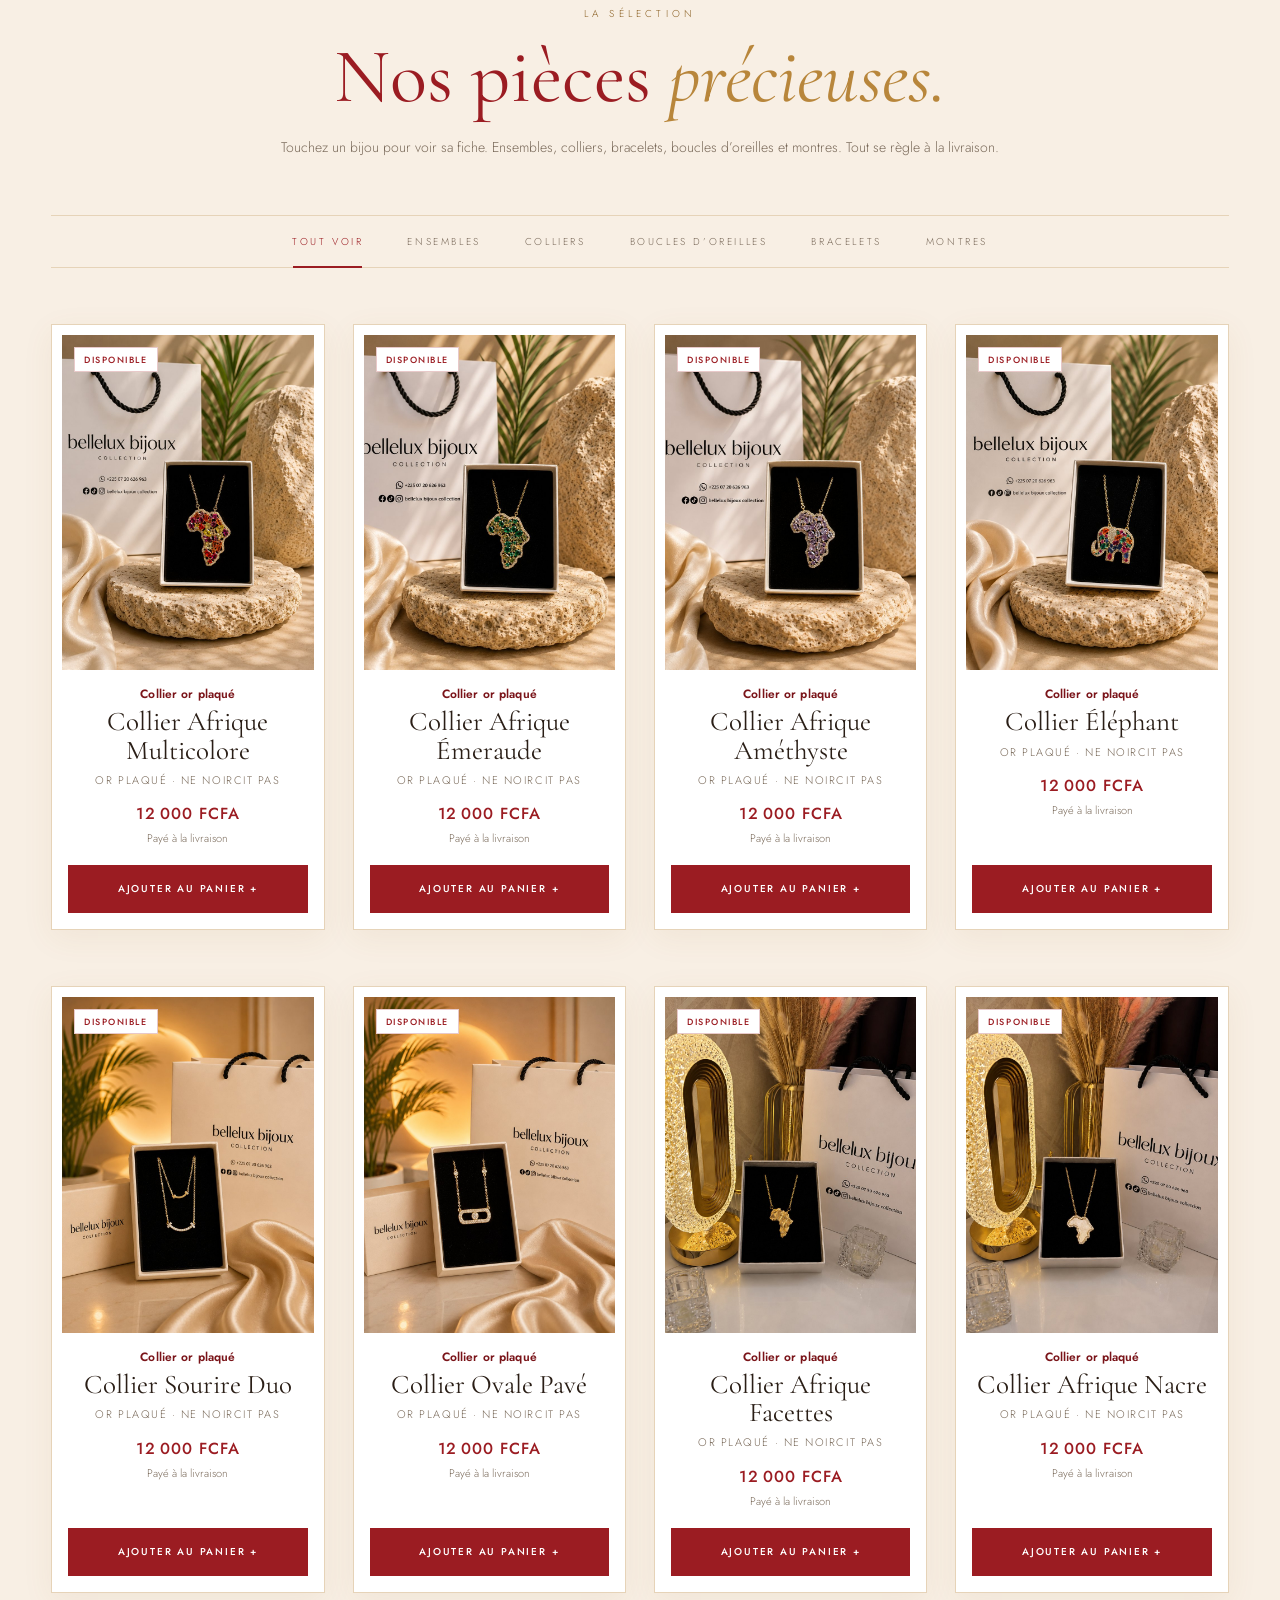
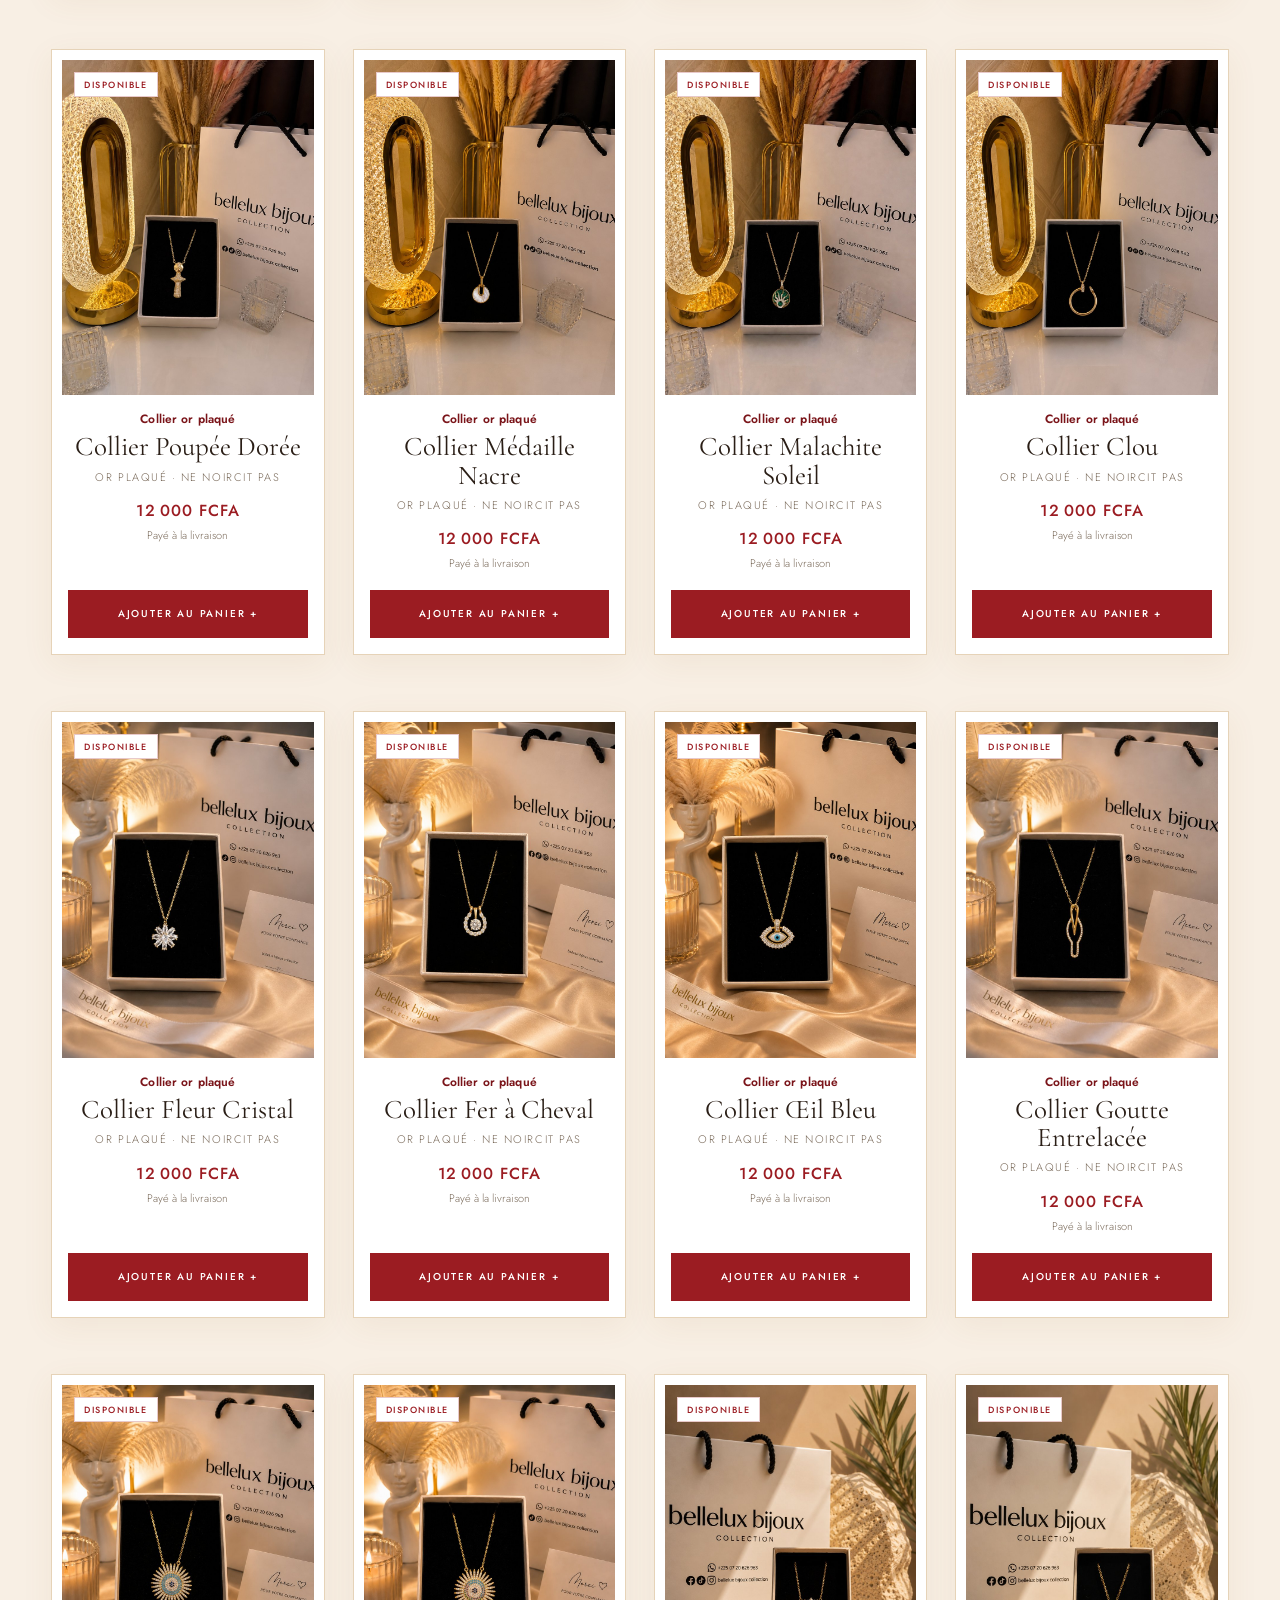
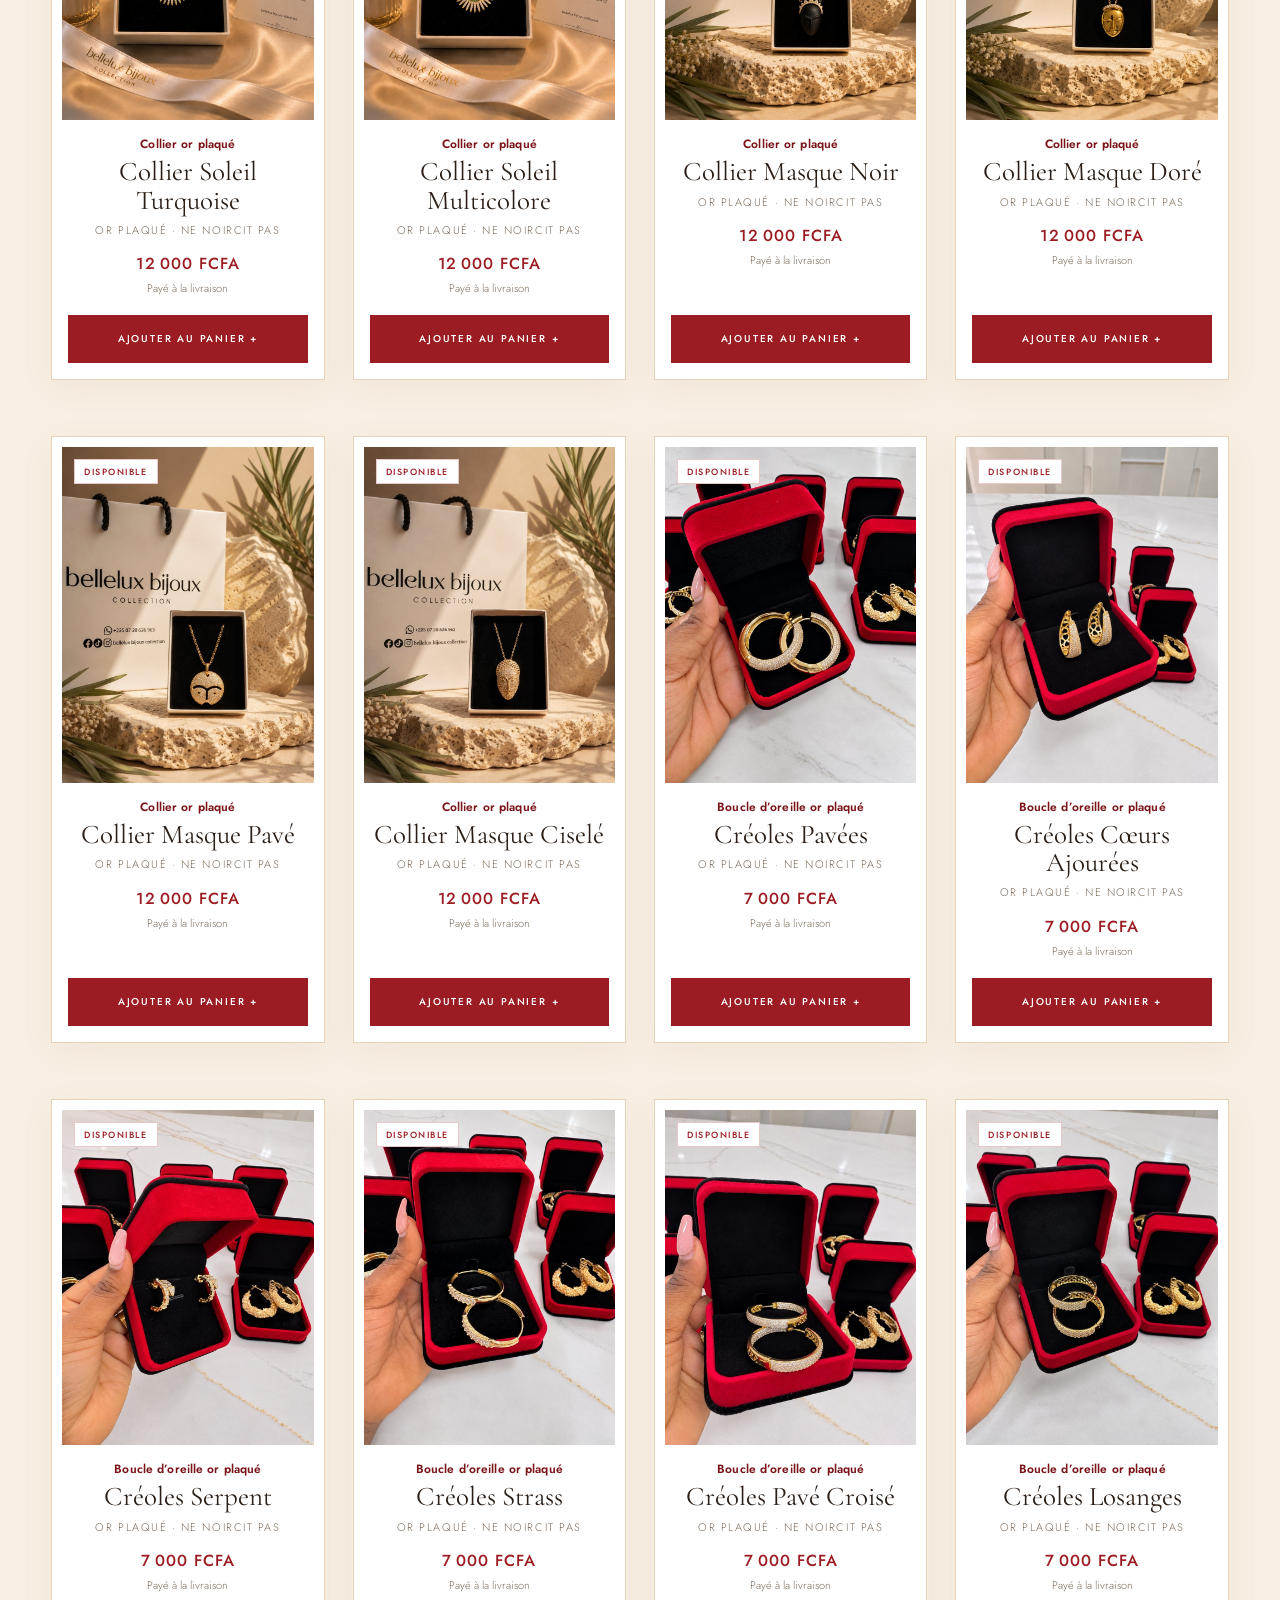
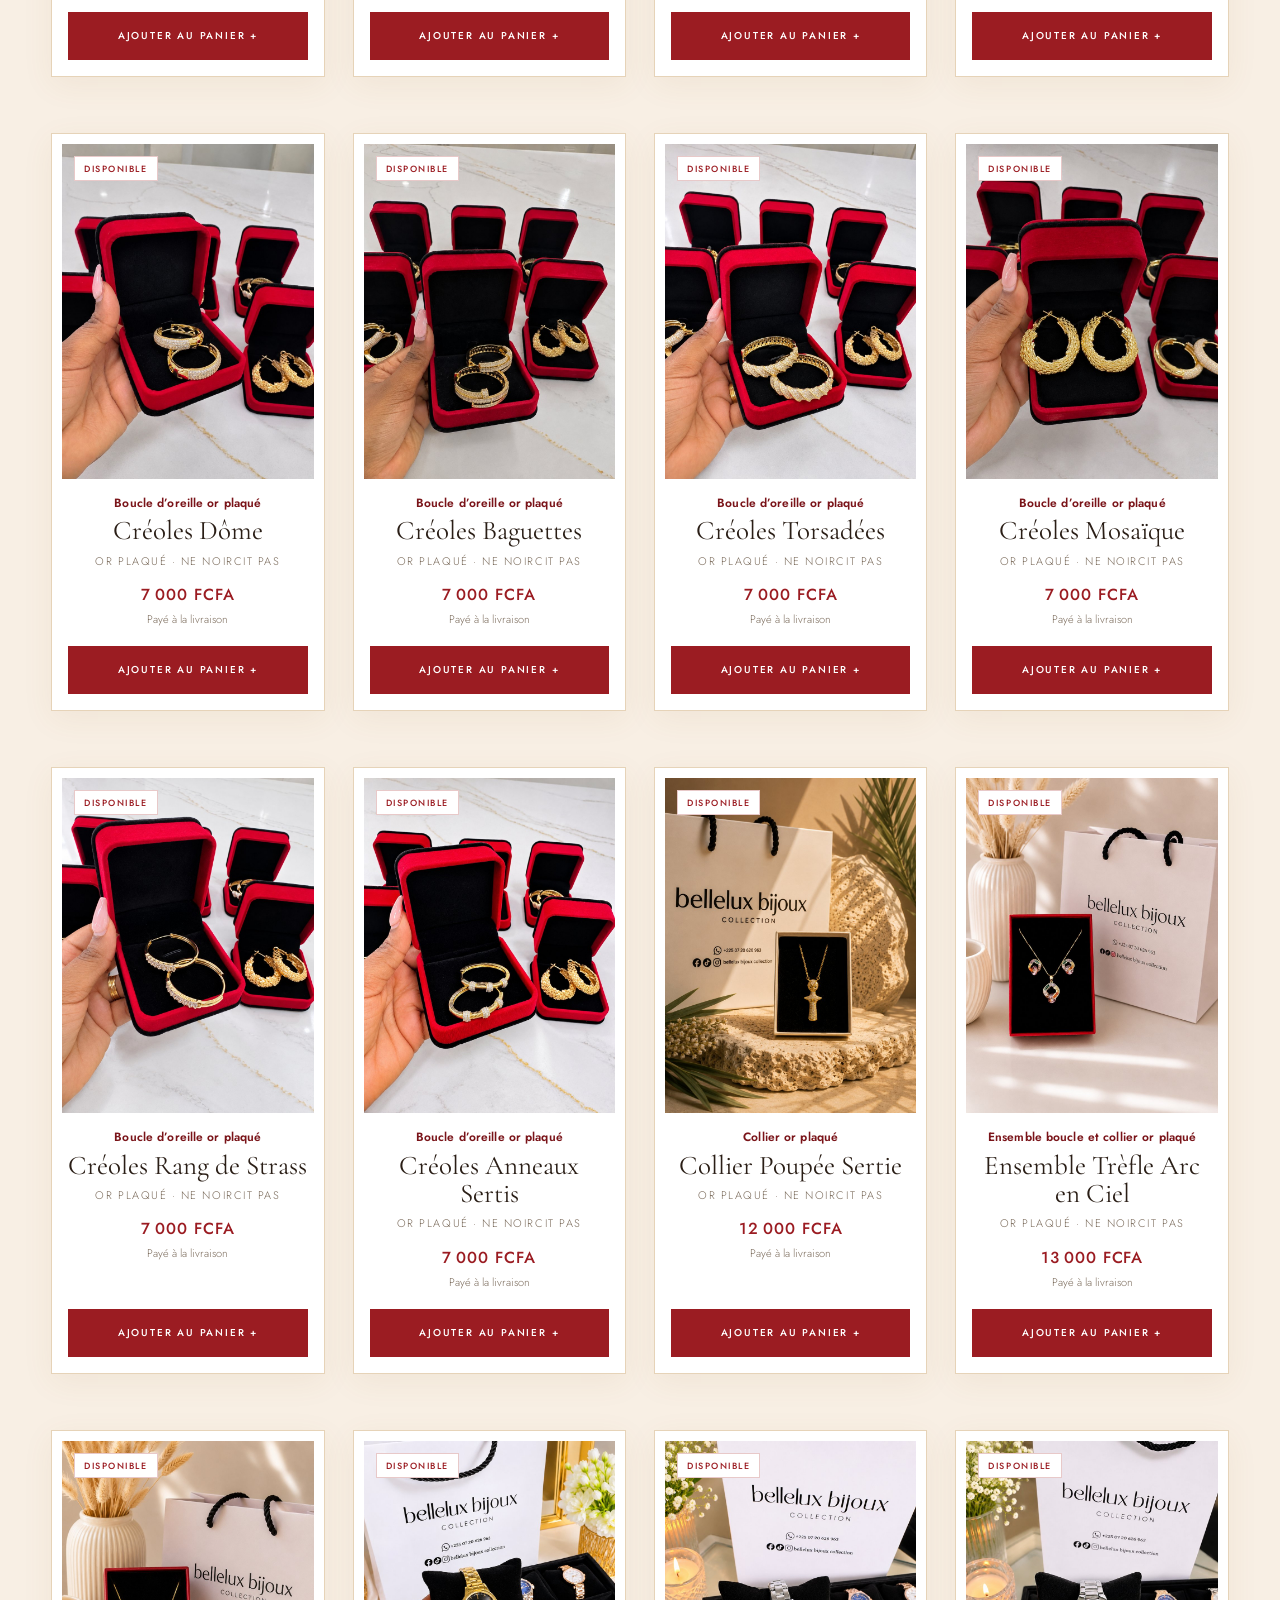
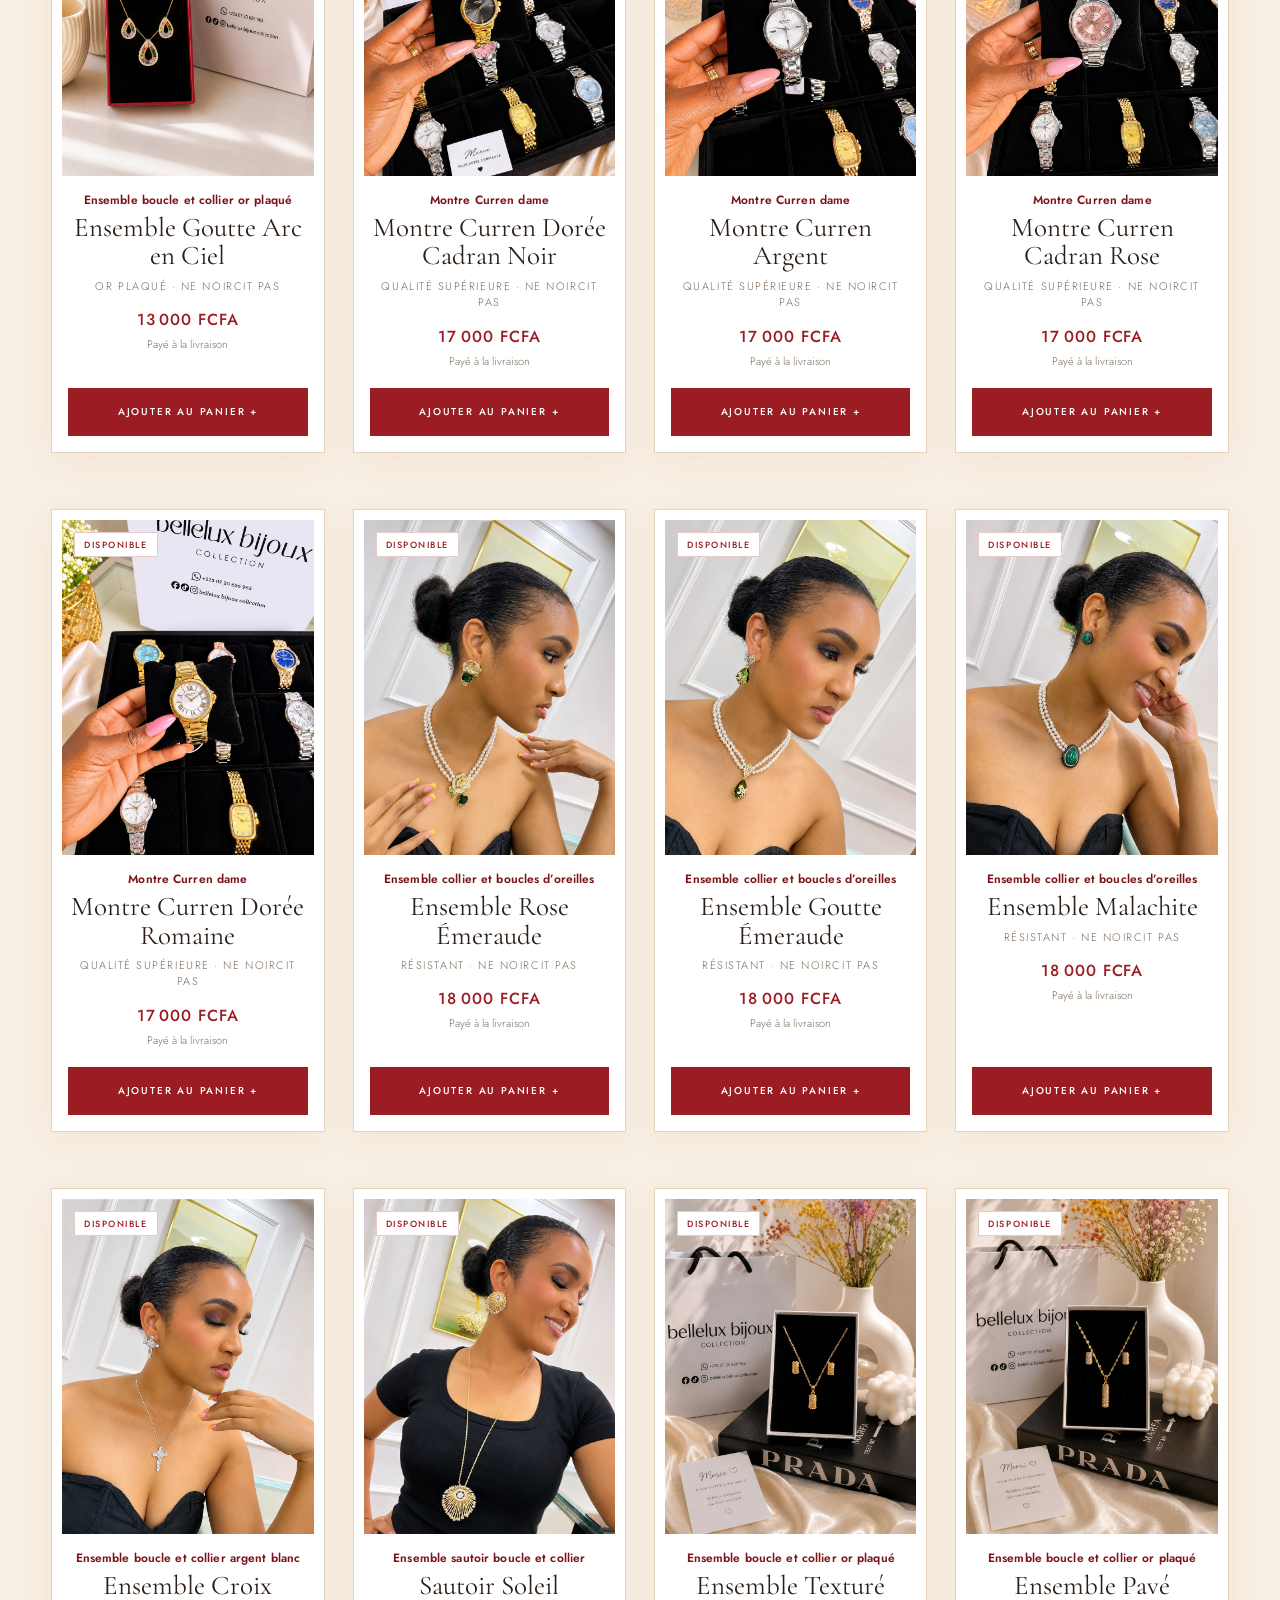
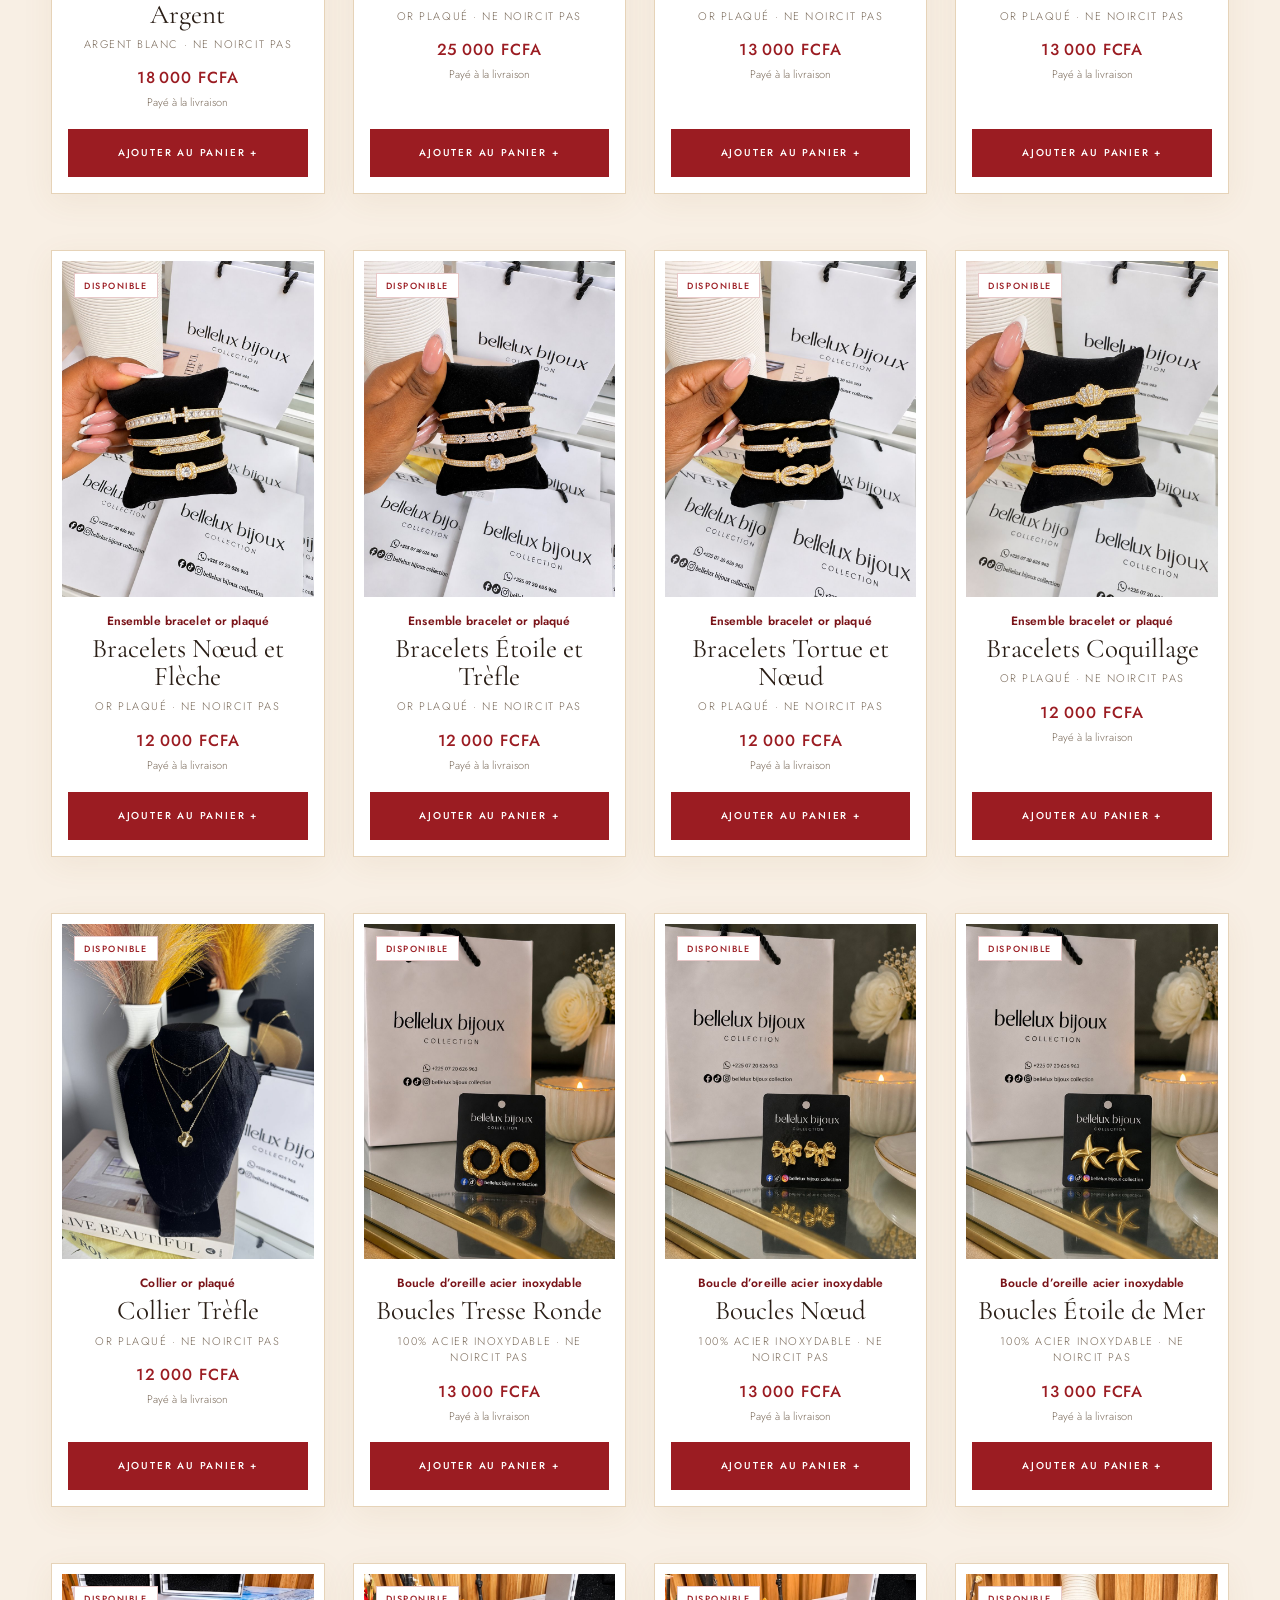
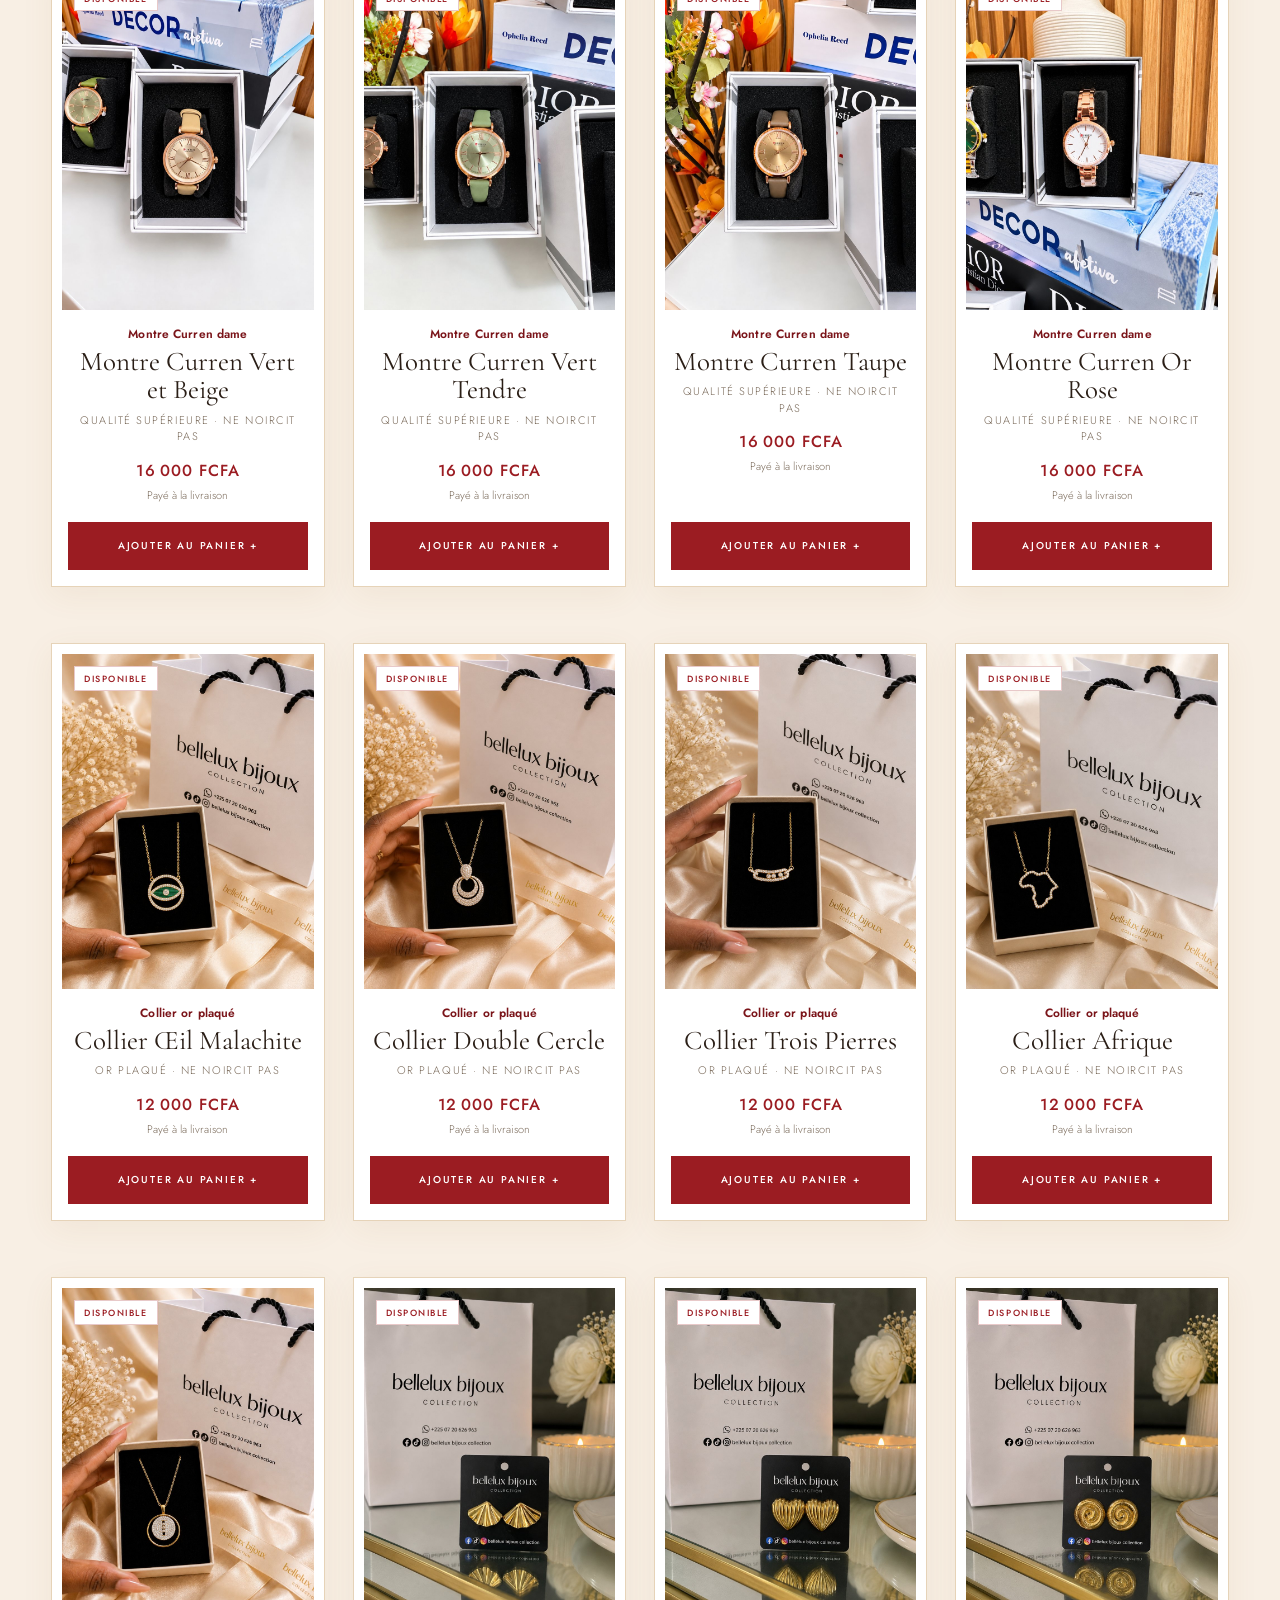
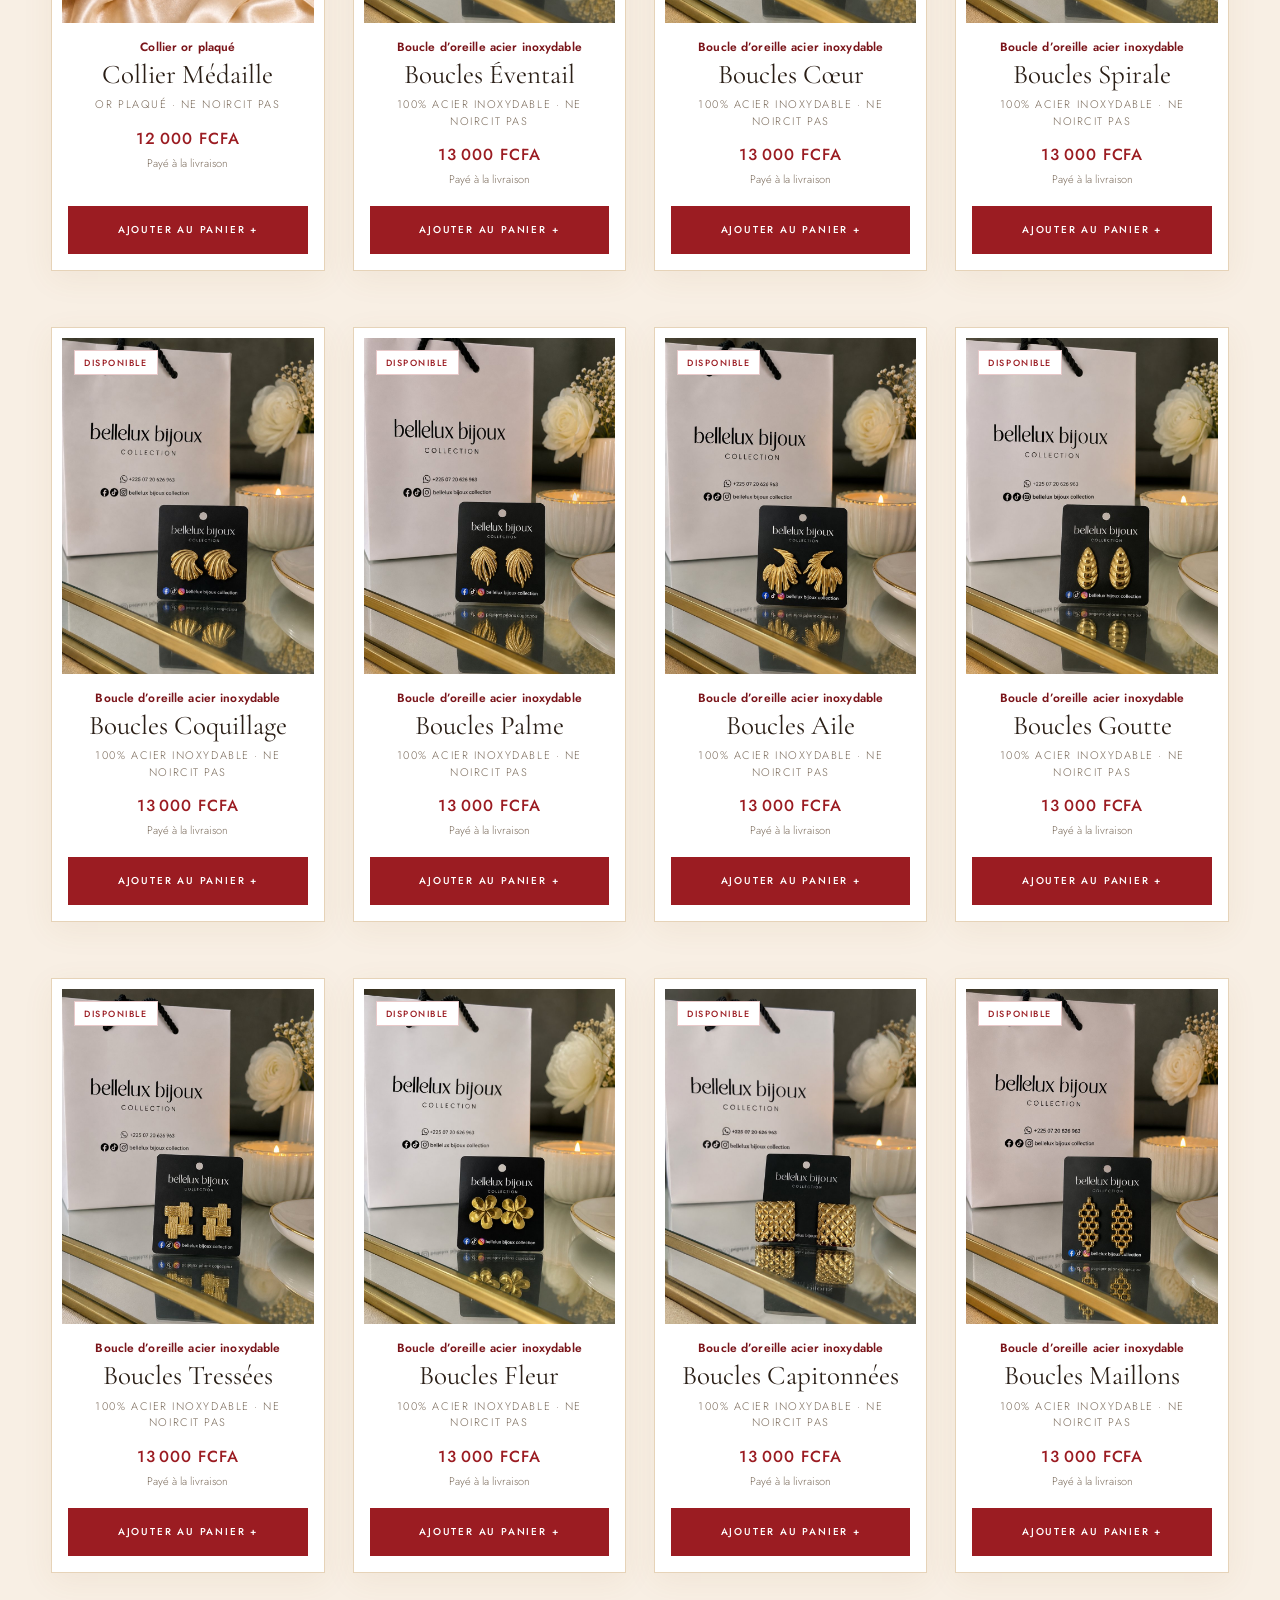
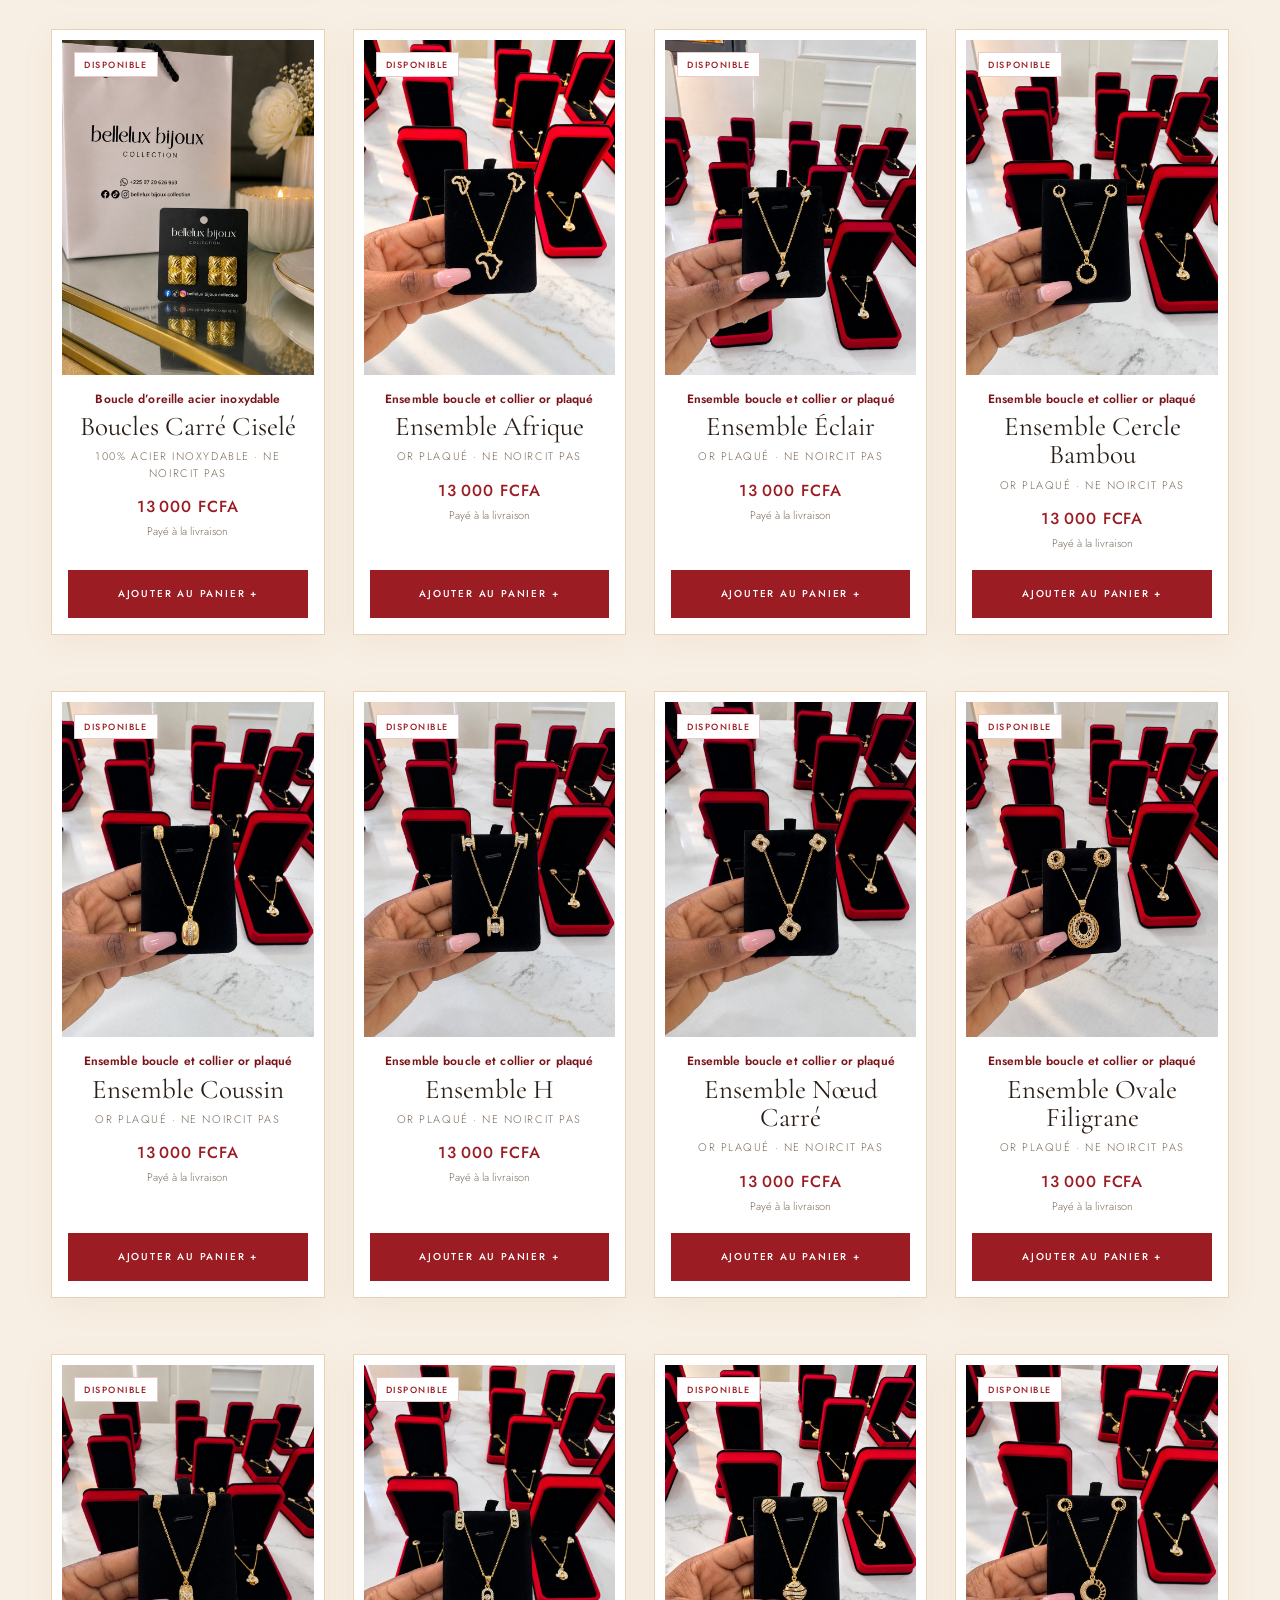
<file: bijoux.html>
<!doctype html>
<html lang="fr">
<head>
<meta charset="UTF-8">
<meta name="viewport" content="width=device-width,initial-scale=1,viewport-fit=cover">
<meta name="theme-color" content="#000000">
<title>Bellelux Bijoux | Collection</title>
<meta name="description" content="Ensembles boucles d’oreilles et collier en or plaqué Bellelux Bijoux, 13 000 FCFA. Ne noircit pas. Commande sur WhatsApp.">
<meta property="og:title" content="Bellelux Bijoux | Collection">
<meta property="og:description" content="Ensembles or plaqué à 13 000 FCFA. Commande sur WhatsApp.">
<meta property="og:type" content="website">
<link rel="preconnect" href="https://fonts.googleapis.com">
<link rel="preconnect" href="https://fonts.gstatic.com" crossorigin>
<link href="https://fonts.googleapis.com/css2?family=Cormorant+Garamond:ital,wght@0,300;0,400;0,500;1,300;1,400&family=Jost:wght@300;400;500&display=swap" rel="stylesheet">
<link rel="stylesheet" href="boutique.css?v=20261112f">
<style>
:root{
--noir:#000;--encre:#2A1E16;--ivoire:#F8EFE4;--ivoire2:#F1E3D0;--or:#B8863B;--or-clair:#DDB66C;--or-fonce:#8C6226;--rouge:#9B1C22;--rouge-fonce:#7A1419;--gris:#7A6A5A;--ligne:#E6D3B8;--serif:'Cormorant Garamond',Georgia,serif;--sans:'Jost',Arial,sans-serif;
--degrade-or:linear-gradient(180deg,#E2BE77 0%,#B8863B 55%,#8C6226 100%);
--b-fond:#FBF6EE;--b-encre:#2A1E16;--b-doux:#7A6A5A;--b-ligne:#E6D3B8;--b-accent:#7A1419;--b-sur-accent:#fff;--b-sombre:#9B1C22;--b-sur-sombre:#fff;
--b-titre:'Cormorant Garamond',Georgia,serif;--b-texte:Jost,Arial,sans-serif;--b-photo:#EFE2CF;--b-ratio:3/4;--b-alignement:center;--b-align-flex:center;--b-colonnes:4;
--b-pre:#B8863B;--b-sur-pre:#fff;--b-dispo:#fff;--b-sur-dispo:#9B1C22;--b-prix:#9B1C22;--b-bord-btn:#9B1C22;
--b-bande-fond:#000;--b-bande-encre:#DDB66C;--b-bande-accent:#fff;--b-wa:#1f9d55;--b-champ:#fff;--b-encart:#F6EADB;
--b-barre-fond:rgba(251,246,238,.97);--b-barre-encre:#2A1E16;--b-barre-fond-plein:#fff
}
*{box-sizing:border-box}
html{scroll-behavior:smooth;scroll-padding-top:100px}
body{margin:0;background:var(--ivoire);color:var(--encre);font-family:var(--sans);font-weight:300;overflow-x:hidden;-webkit-font-smoothing:antialiased}
a{color:inherit;text-decoration:none}
img{display:block;width:100%}
button,input,select,textarea{font:inherit}
button{cursor:pointer}

.announce{background:var(--rouge);color:#fff;font-weight:500;text-align:center;font-size:10px;letter-spacing:.32em;text-transform:uppercase;padding:10px 12px}
.maisons{display:flex;justify-content:center;background:var(--noir);border-bottom:1px solid #1c1712}
.maisons a{padding:12px 26px;font-size:10px;letter-spacing:.28em;text-transform:uppercase;color:#8d8172;border-bottom:1px solid transparent;transition:color .2s,border-color .2s}
.maisons a:hover{color:#fff}
.maisons a.actif{color:#f3e6d3;border-bottom-color:var(--or-clair)}

.nav{position:sticky;top:0;z-index:30;background:var(--noir);color:#f3e6d3;display:grid;grid-template-columns:1fr auto 1fr;align-items:center;height:88px;padding:0 4%;border-bottom:1px solid #2a2016}
.nav-gauche,.nav-droite{display:flex;gap:30px;font-size:11px;letter-spacing:.22em;text-transform:uppercase}
.nav-droite{justify-content:flex-end;align-items:center}
.nav a:hover{color:var(--or-clair)}
.logo img{height:60px;width:auto}
.btn-txt{display:flex;align-items:center;background:none;border:0;color:inherit;font-size:11px;letter-spacing:.22em;text-transform:uppercase;padding:8px 0}
.btn-txt:hover{color:var(--or-clair)}
.btn-txt .b-compteur{display:inline-grid;place-items:center;min-width:20px;height:20px;margin-left:8px;background:var(--degrade-or);color:#fff;border-radius:50%;font-size:10px;letter-spacing:0}

.hero{background:radial-gradient(circle at 78% 8%,#fff6e6 0,transparent 40%),radial-gradient(circle at 12% 40%,#fbf1e3 0,transparent 48%),linear-gradient(180deg,#F8EFE4,#F1E3D0);color:var(--encre);padding:90px 4% 0;text-align:center;overflow:hidden}
.hero .surtitre{font-size:10px;letter-spacing:.42em;text-transform:uppercase;color:var(--or-fonce)}
.hero h1{font-family:var(--serif);font-weight:400;font-size:clamp(54px,8vw,128px);line-height:.95;letter-spacing:-.02em;margin:28px auto 22px;max-width:1100px;color:var(--rouge)}
.hero h1 em{font-style:italic;background:var(--degrade-or);-webkit-background-clip:text;background-clip:text;color:transparent;padding-right:.08em}
.hero p{max-width:460px;margin:0 auto;color:var(--gris);font-size:14px;line-height:1.9}
.cta{display:inline-flex;align-items:center;gap:18px;margin-top:34px;padding:18px 34px;border:1px solid var(--rouge);color:#fff;font-size:10px;font-weight:500;letter-spacing:.28em;text-transform:uppercase;background:var(--rouge);transition:background .3s,color .3s;box-shadow:0 10px 26px rgba(155,28,34,.25)}
.cta:hover{background:var(--rouge-fonce);border-color:var(--rouge-fonce)}
.hero-galerie{display:flex;justify-content:center;margin-top:60px}
.hero-galerie .ph{width:min(460px,100%);aspect-ratio:4/5;border-radius:999px 999px 0 0}
.hero-galerie .ph img{object-position:50% 30%}
.histoire .ph img{object-position:50% 40%}
.ph{position:relative;overflow:hidden;background:linear-gradient(145deg,#efe2cf,#e3cfb2)}
.ph img{height:100%;object-fit:cover}
.ph:has(.img-absente)::after,.carte-photo:has(.img-absente)::after{content:'◇';position:absolute;inset:0;display:grid;place-items:center;font-size:42px;color:var(--or)}

.atouts{display:grid;grid-template-columns:repeat(4,1fr);background:#fff;border-bottom:1px solid var(--ligne)}
.atouts div{padding:28px 16px;text-align:center;font-size:10px;letter-spacing:.24em;text-transform:uppercase;border-right:1px solid var(--ligne);color:var(--encre)}
.atouts div:last-child{border-right:0}
.atouts span{display:block;font-family:var(--serif);font-style:italic;font-size:22px;letter-spacing:0;text-transform:none;color:var(--or);margin-bottom:6px}

.section{max-width:1440px;margin:auto;padding:120px 4%}
.entete{text-align:center;max-width:720px;margin:0 auto 54px}
.entete .surtitre{font-size:10px;letter-spacing:.42em;text-transform:uppercase;color:var(--or-fonce)}
.titre{font-family:var(--serif);font-weight:400;font-size:clamp(48px,6vw,92px);line-height:1;margin:18px 0;color:var(--rouge)}
.titre em{font-style:italic;color:var(--or)}
.sous{color:var(--gris);font-size:14px;line-height:1.9;margin:0}
.sous b{color:var(--encre);font-weight:500}

.filtres{display:flex;justify-content:center;flex-wrap:wrap;margin-bottom:56px;border-top:1px solid var(--ligne);border-bottom:1px solid var(--ligne)}
.filtre{background:none;border:0;padding:18px 22px;font-size:10px;letter-spacing:.26em;text-transform:uppercase;color:var(--gris);position:relative;white-space:nowrap}
.filtre::after{content:'';position:absolute;left:50%;bottom:-1px;width:0;height:2px;background:var(--rouge);transition:width .3s,left .3s}
.filtre:hover{color:var(--encre)}
.filtre.actif{color:var(--rouge)}
.filtre.actif::after{width:60%;left:20%}
.filtre-sep{width:1px;background:var(--ligne);margin:14px 6px}
.mention{text-align:center;margin-top:50px;font-size:12px;color:var(--gris)}

.carte-nom{font-size:27px;font-weight:400}
.carte-resume{text-transform:uppercase;letter-spacing:.14em}
.carte-prix{font-weight:500;letter-spacing:.06em}
.carte-paiement b{font-weight:500}
.carte-etiquettes{align-items:flex-start}
.carte{background:#fff;padding:10px 10px 16px;border:1px solid var(--ligne);box-shadow:0 8px 30px rgba(140,98,38,.07)}
.carte-info{padding:16px 6px 0}
.carte-badge{background:#fff;color:var(--encre)}
.b-statut.pre{background:var(--degrade-or)}
.b-statut.dispo{border:1px solid #e8c9c9}
.carte-ajout{background:var(--rouge);color:#fff;border-color:var(--rouge)}
.carte-ajout:hover{background:var(--rouge-fonce);border-color:var(--rouge-fonce)}

.histoire{display:grid;grid-template-columns:1fr 1fr;background:var(--ivoire2);color:var(--encre);min-height:640px}
.histoire .ph{min-height:100%}
.histoire-texte{display:flex;flex-direction:column;justify-content:center;padding:10%}
.histoire-texte .surtitre{font-size:10px;letter-spacing:.42em;text-transform:uppercase;color:var(--or-fonce)}
.histoire-texte h2{font-family:var(--serif);font-weight:400;font-size:clamp(46px,5.5vw,84px);line-height:1;margin:24px 0;color:var(--rouge)}
.histoire-texte h2 em{font-style:italic;color:var(--or)}
.histoire-texte p{color:var(--gris);line-height:2;font-size:14px;max-width:470px}
.histoire-texte .cta{align-self:flex-start}
.filet{width:60px;height:2px;background:var(--degrade-or);margin:8px 0 28px}

.conseil{text-align:center;padding:120px 20px;background:#fff}
.conseil .titre{font-size:clamp(42px,5vw,76px)}

.pied{background:var(--noir);color:#f3e6d3;padding:70px 5% 30px}
.pied-grille{display:grid;grid-template-columns:2fr 1fr 1fr;gap:50px}
.pied-logo{width:240px;max-width:100%}
.pied p,.pied a{font-size:13px;line-height:2.1;color:#b8aa97}
.pied a:hover{color:var(--or-clair)}
.pied h4{font-size:10px;letter-spacing:.3em;text-transform:uppercase;font-weight:500;color:var(--or-clair)}
.pied-bas{border-top:1px solid #2a2016;margin-top:60px;padding-top:22px;font-size:11px;color:#8d8172;display:flex;justify-content:space-between;flex-wrap:wrap;gap:10px}

.apparition{opacity:0;transform:translateY(24px);transition:opacity .9s ease,transform .9s ease}
.apparition.vu{opacity:1;transform:none}

@media(max-width:1100px){:root{--b-colonnes:3}}
@media(max-width:1000px){
.atouts{grid-template-columns:repeat(2,1fr)}
.atouts div:nth-child(2){border-right:0}
.atouts div:nth-child(-n+2){border-bottom:1px solid var(--ligne)}
}
@media(max-width:850px){
html{scroll-padding-top:76px}
.nav{height:68px;grid-template-columns:1fr auto 1fr;padding:0 16px}
.nav-gauche a:not(:first-child){display:none}
.logo img{height:46px}
.carte{padding:6px 6px 12px}
.carte-info{padding:12px 4px 0}
.nav-droite .lien-masque{display:none}
.hero{padding-top:60px}
.hero-galerie{margin-top:40px}
.hero-galerie .ph{width:86%}
.section{padding:76px 20px}
.entete{margin-bottom:34px}
.filtres{margin-bottom:34px}
.filtre{padding:16px 14px}
.histoire{grid-template-columns:1fr;min-height:0}
.histoire .ph{height:400px}
.histoire-texte{padding:60px 22px 66px}
.histoire-texte .cta{align-self:stretch;justify-content:space-between}
.pied{padding:50px 22px 24px}
.pied-grille{grid-template-columns:1fr 1fr;gap:30px 20px}
.pied-grille>div:first-child{grid-column:1/-1}
.pied-logo{width:210px}
}
@media(max-width:520px){
.announce{font-size:9px;letter-spacing:.14em}
.maisons a{padding:11px 14px;font-size:9px;letter-spacing:.18em}
.btn-txt{font-size:10px;letter-spacing:.14em}
.hero h1{font-size:clamp(48px,13.5vw,64px)}
.hero p{font-size:14px}
.hero .cta{display:flex;justify-content:space-between}
.atouts div{padding:18px 8px;font-size:8.5px;letter-spacing:.12em}
.atouts span{font-size:19px}
.titre{font-size:48px}
.filtre{font-size:9.5px;letter-spacing:.16em;padding:15px 12px}
.carte-nom{font-size:21px}
.carte-resume{font-size:8.5px;letter-spacing:.08em}
.carte-paiement{align-items:center}
.carte-paiement span{align-items:center}
.histoire .ph{height:320px}
.conseil{padding:80px 22px}
.conseil .cta{display:flex;justify-content:space-between}
}
@media(prefers-reduced-motion:reduce){*,*::before,*::after{transition:none!important;scroll-behavior:auto!important}.apparition{opacity:1;transform:none}}
</style>
</head>
<body>
<div class="announce">Bijoux or plaqué et acier · Ne noircit pas</div>
<nav class="maisons" aria-label="Nos maisons">
  <a href="index.html">Bellelux Hair</a>
  <a href="bijoux.html" class="actif" aria-current="page">Bellelux Bijoux</a>
</nav>
<header class="nav">
  <div class="nav-gauche">
    <a href="#catalogue">Collection</a>
    <a href="#histoire">La maison</a>
  </div>
  <a class="logo" href="#" aria-label="Bellelux Bijoux, accueil"><img src="logo-bijoux.jpg" alt="Bellelux Bijoux Collection"></a>
  <div class="nav-droite">
    <a class="lien-masque" href="#" data-wa>WhatsApp</a>
    <button class="btn-txt" type="button" data-ouvrir-panier>Panier<span class="b-compteur">0</span></button>
  </div>
</header>

<main>
  <section class="hero">
    <div class="surtitre">Bellelux Bijoux · Collection</div>
    <h1>L’éclat,<br><em>en toute discrétion.</em></h1>
    <p>Des pièces fines pour accompagner chaque instant. Un détail précieux qui révèle votre allure.</p>
    <a class="cta" href="#catalogue">Voir la collection <span aria-hidden="true">→</span></a>
    <div class="hero-galerie">
      <div class="ph"><img src="bijoux/hero-portrait.jpg" alt="Bellelux Bijoux" fetchpriority="high"></div>
    </div>
  </section>

  <div class="bande" aria-label="Or plaqué de qualité, ne noircit pas">
    <div class="bande-piste" aria-hidden="true">
      <div class="bande-groupe"><span>Or plaqué de qualité</span><i>✦</i><span>Ne noircit pas</span><i>✦</i><span>Commande sur WhatsApp</span><i>✦</i><span>Emballage cadeau sur demande</span><i>✦</i></div>
      <div class="bande-groupe"><span>Or plaqué de qualité</span><i>✦</i><span>Ne noircit pas</span><i>✦</i><span>Commande sur WhatsApp</span><i>✦</i><span>Emballage cadeau sur demande</span><i>✦</i></div>
    </div>
  </div>

  <div class="atouts">
    <div><span>Or plaqué</span>De qualité</div>
    <div><span>Résistant</span>Et durable</div>
    <div><span>Éclat</span>Ne noircit pas</div>
    <div><span>Simplicité</span>Commande sur WhatsApp</div>
  </div>

  <section class="section" id="catalogue">
    <div class="entete apparition">
      <div class="surtitre">La sélection</div>
      <h2 class="titre">Nos pièces <em>précieuses.</em></h2>
      <p class="sous">Touchez un bijou pour voir sa fiche. Ensembles, colliers, bracelets, boucles d’oreilles et montres. Tout se règle à la livraison.</p>
    </div>
    
    <div class="filtres filtres-defile" role="group" aria-label="Filtrer la collection">
      <button class="filtre actif" type="button" data-filtre="Tout" aria-pressed="true">Tout voir</button>
      <button class="filtre" type="button" data-filtre="Ensemble" aria-pressed="false">Ensembles</button>
      <button class="filtre" type="button" data-filtre="Collier" aria-pressed="false">Colliers</button>
      <button class="filtre" type="button" data-filtre="Boucles" aria-pressed="false">Boucles d’oreilles</button>
      <button class="filtre" type="button" data-filtre="Bracelet" aria-pressed="false">Bracelets</button>
      <button class="filtre" type="button" data-filtre="Montre" aria-pressed="false">Montres</button>
    </div>
    <div class="grille" id="produits"></div>
    <p class="mention">Prix en FCFA · Paiement à la livraison · Commande sur WhatsApp</p>
  </section>

  <section class="histoire" id="histoire">
    <div class="ph"><img src="bijoux/bagues-mains.jpg" alt="Bagues Bellelux Bijoux" loading="lazy"></div>
    <div class="histoire-texte apparition">
      <span class="surtitre">La maison</span>
      <h2>Un bijou,<br><em>une signature.</em></h2>
      <div class="filet"></div>
      <p>Chez Bellelux Bijoux, nous croyons que l’élégance se joue dans les détails. Une chaîne délicate, une pierre qui capte la lumière, une ligne épurée. Chaque pièce est pensée pour se porter longtemps et se transmettre avec émotion.</p>
      <a href="#catalogue" class="cta">Choisir ma pièce <span aria-hidden="true">→</span></a>
    </div>
  </section>

  <section class="conseil apparition">
    <div class="entete" style="margin-bottom:0">
      <div class="surtitre">Conseil personnalisé</div>
      <h2 class="titre">Un cadeau à offrir ?</h2>
      <p class="sous">Notre équipe vous aide à choisir la pièce idéale et confirme votre commande personnellement.</p>
      <a href="#" class="cta" data-wa>Nous écrire sur WhatsApp <span aria-hidden="true">→</span></a>
    </div>
  </section>
</main>

<footer class="pied">
  <div class="pied-grille">
    <div><img class="pied-logo" src="logo-bijoux.jpg" alt="Bellelux Bijoux" loading="lazy"><p>L’éclat se porte avec assurance.</p></div>
    <div><h4>Explorer</h4><p><a href="#catalogue">La collection</a><br><a href="#histoire">La maison</a><br><a href="index.html">Bellelux Hair</a></p></div>
    <div><h4>Besoin d’aide ?</h4><p><a href="#" data-wa>Contact WhatsApp</a><br>Paiement à la livraison<br>Confirmation personnalisée</p></div>
  </div>
  <div class="pied-bas"><span>© 2026 Bellelux Bijoux. Tous droits réservés.</span><span>Une maison Bellelux</span></div>
</footer>

<script src="produits-bijoux.js?v=20261112f"></script>
<script src="boutique.js?v=20261112f"></script>
<script>
const obs = 'IntersectionObserver' in window ? new IntersectionObserver(es => es.forEach(en => { if (en.isIntersecting) { en.target.classList.add('vu'); obs.unobserve(en.target); } }), { threshold: .15 }) : null;
document.querySelectorAll('.apparition').forEach(el => obs ? obs.observe(el) : el.classList.add('vu'));
</script>
</body>
</html>
</file>
<file: boutique.css>
html.b-bloque,html.b-bloque body{overflow:hidden}
.img-absente{opacity:0}

.grille{display:grid;grid-template-columns:repeat(var(--b-colonnes,3),minmax(0,1fr));gap:56px 28px}
.grille-vide{grid-column:1/-1;text-align:center;color:var(--b-doux);font-size:14px;padding:40px 0}
.carte{min-width:0;display:flex;flex-direction:column;text-align:var(--b-alignement,left)}
.carte-photo{position:relative;display:block;aspect-ratio:var(--b-ratio,3/4);overflow:hidden;background:var(--b-photo)}
.carte-photo img{width:100%;height:100%;object-fit:cover;transition:transform .9s cubic-bezier(.2,.7,.2,1)}
.carte:hover .carte-photo img{transform:scale(1.045)}
.carte-etiquettes{position:absolute;top:12px;left:12px;right:12px;display:flex;flex-direction:column;align-items:flex-start;gap:5px;pointer-events:none}
.b-statut,.carte-badge{display:inline-block;font:500 9px/1 var(--b-texte);letter-spacing:.17em;text-transform:uppercase;padding:7px 9px}
.b-statut.pre{background:var(--b-pre);color:var(--b-sur-pre)}
.b-statut.dispo{background:var(--b-dispo);color:var(--b-sur-dispo)}
.carte-badge{background:rgba(255,255,255,.9);color:var(--b-encre)}
.carte-voir{position:absolute;left:0;right:0;bottom:0;padding:15px;text-align:center;background:var(--b-sombre);color:var(--b-sur-sombre);font:500 10px/1 var(--b-texte);letter-spacing:.24em;text-transform:uppercase;transform:translateY(101%);transition:transform .35s}
.carte:hover .carte-voir,.carte-photo:focus-visible .carte-voir{transform:none}
.carte-info{display:flex;flex-direction:column;flex:1;padding-top:18px}
.carte-sur{font:600 12px/1.35 var(--b-texte);letter-spacing:.01em;color:var(--b-accent);margin:0 0 6px}
.fiche-sur{font:600 14px/1.4 var(--b-texte);letter-spacing:.01em;color:var(--b-accent);margin:16px 0 -6px}
.ligne-sur{font-size:10.5px;color:var(--b-doux);margin:0 0 2px}
.carte-nom{font-family:var(--b-titre);font-weight:400;font-size:30px;line-height:1.05;margin:0 0 7px;color:var(--b-encre)}
.carte-nom a{color:inherit}
.carte-resume{font-size:11px;letter-spacing:.05em;color:var(--b-doux);margin:0;line-height:1.5}
.carte-prix{font-size:16px;font-weight:600;margin:14px 0 6px;color:var(--b-prix,var(--b-encre));letter-spacing:.02em}
.carte-paiement{display:flex;flex-direction:column;gap:3px;margin:0 0 18px;font-size:11px;line-height:1.45;color:var(--b-doux)}
.carte-paiement b{font-weight:600;color:var(--b-encre);white-space:nowrap}
.carte-ajout{margin-top:auto;width:100%;min-height:48px;padding:12px;background:transparent;border:1px solid var(--b-bord-btn,var(--b-encre));color:var(--b-encre);font:500 10px/1.2 var(--b-texte);letter-spacing:.18em;text-transform:uppercase;cursor:pointer;transition:background .25s,color .25s,border-color .25s}
.carte-ajout:hover{background:var(--b-sombre);border-color:var(--b-sombre);color:var(--b-sur-sombre)}

.bande{overflow:hidden;background:var(--b-bande-fond);color:var(--b-bande-encre);padding:24px 0;border-block:1px solid var(--b-bande-ligne,transparent)}
.bande-piste{display:flex;width:max-content;animation:b-defile 38s linear infinite}
.bande:hover .bande-piste{animation-play-state:paused}
.bande-groupe{display:flex;align-items:center;flex-shrink:0}
.bande-groupe span{font-family:var(--b-titre);font-size:clamp(26px,3.1vw,44px);line-height:1.1;white-space:nowrap;padding:0 34px}
.bande-groupe i{font-style:normal;color:var(--b-bande-accent,var(--b-accent));font-size:clamp(14px,1.4vw,18px)}
@keyframes b-defile{to{transform:translateX(-50%)}}

.b-btn{display:flex;align-items:center;justify-content:center;gap:10px;width:100%;min-height:54px;padding:14px 22px;border:1px solid var(--b-sombre);background:var(--b-sombre);color:var(--b-sur-sombre);font:500 10px/1.2 var(--b-texte);letter-spacing:.2em;text-transform:uppercase;text-align:center;cursor:pointer;transition:background .25s,border-color .25s,color .25s}
.b-btn:hover{background:var(--b-accent);border-color:var(--b-accent);color:var(--b-sur-accent,#fff)}
.b-btn.contour{background:transparent;color:var(--b-encre);border-color:var(--b-encre)}
.b-btn.contour:hover{background:var(--b-sombre);border-color:var(--b-sombre);color:var(--b-sur-sombre)}
.b-btn.wa{background:var(--b-wa);border-color:var(--b-wa);color:#fff;font-size:11px;letter-spacing:.12em}
.b-btn.wa:hover{filter:brightness(1.08)}
.b-btn svg,.fiche-wa svg,.bulle-wa svg,.barre-wa svg{width:20px;height:20px;flex-shrink:0}

.b-voile{position:fixed;inset:0;z-index:80;background:rgba(10,6,7,.55);opacity:0;visibility:hidden;transition:opacity .3s,visibility 0s .3s}
.b-voile.on{opacity:1;visibility:visible;transition:opacity .3s}
.panier{position:fixed;top:0;right:0;bottom:0;z-index:81;width:min(100%,460px);display:flex;flex-direction:column;background:var(--b-fond);color:var(--b-encre);transform:translateX(102%);visibility:hidden;transition:transform .4s cubic-bezier(.2,.7,.2,1),visibility 0s .4s;box-shadow:-20px 0 60px rgba(0,0,0,.18)}
.panier.on{transform:none;visibility:visible;transition:transform .4s cubic-bezier(.2,.7,.2,1)}
.panier-tete{display:flex;justify-content:space-between;align-items:center;padding:20px 24px;border-bottom:1px solid var(--b-ligne)}
.panier-tete h2{font-family:var(--b-titre);font-weight:400;font-size:30px;margin:0;color:var(--b-encre)}
.b-fermer{background:none;border:0;color:var(--b-encre);font:500 10px var(--b-texte);letter-spacing:.18em;text-transform:uppercase;padding:10px 0 10px 10px;cursor:pointer}
.panier-corps{flex:1;overflow-y:auto;padding:4px 24px;overscroll-behavior:contain}
.panier-vide{padding:56px 0;text-align:center;color:var(--b-doux);font-size:14px}
.panier-vide .b-btn{margin-top:22px}
.ligne-panier{display:grid;grid-template-columns:78px 1fr;gap:16px;padding:18px 0;border-bottom:1px solid var(--b-ligne)}
.ligne-panier img{width:78px;height:98px;object-fit:cover;background:var(--b-photo)}
.ligne-statut{font:500 9px var(--b-texte);letter-spacing:.17em;text-transform:uppercase;color:var(--b-accent)}
.ligne-nom{font-family:var(--b-titre);font-size:22px;line-height:1.1;margin:4px 0 4px}
.ligne-prix{font-size:12px;color:var(--b-doux);margin:0 0 10px}
.ligne-actions{display:flex;align-items:center;justify-content:space-between;gap:10px}
.qte{display:inline-flex;align-items:center;border:1px solid var(--b-ligne);background:var(--b-champ,transparent);flex-shrink:0}
.qte button{width:38px;height:38px;border:0;background:none;color:var(--b-encre);font-size:17px;cursor:pointer}
.qte span{min-width:26px;text-align:center;font-size:14px}
.lien{background:none;border:0;padding:8px 0;color:var(--b-doux);font-size:12px;text-decoration:underline;text-underline-offset:3px;cursor:pointer}
.panier-pied{padding:18px 24px calc(18px + env(safe-area-inset-bottom));border-top:1px solid var(--b-ligne)}
.panier-pied:empty{display:none}
.recap{display:grid;gap:9px;margin:0 0 14px}
.recap div{display:flex;justify-content:space-between;align-items:baseline;gap:16px;font-size:13px}
.recap dt{color:var(--b-doux)}
.recap dd{margin:0;text-align:right;font-weight:600;white-space:nowrap}
.recap .fort{font-size:16px;padding-bottom:9px;border-bottom:1px solid var(--b-ligne)}
.recap .fort dt{color:var(--b-encre)}
.recap .discret dd{font-weight:400;color:var(--b-doux);white-space:normal;font-size:12px}
.recap-note{font-size:12px;line-height:1.6;color:var(--b-doux);margin:0 0 14px}

.fiche,.commande{position:fixed;inset:0;z-index:90;display:flex;align-items:center;justify-content:center;padding:24px}
.fiche[hidden],.commande[hidden]{display:none}
.commande{z-index:95}
.fiche-fond{position:absolute;inset:0;background:rgba(10,6,7,.62);opacity:0;transition:opacity .3s}
.fiche.on .fiche-fond,.commande.on .fiche-fond{opacity:1}
.fiche-boite{position:relative;width:min(1100px,100%);height:min(820px,calc(100svh - 48px));background:var(--b-fond);color:var(--b-encre);opacity:0;transform:translateY(26px);transition:opacity .35s,transform .35s cubic-bezier(.2,.7,.2,1);overflow:hidden}
.fiche.on .fiche-boite,.commande.on .commande-boite{opacity:1;transform:none}
.fiche-contenu{display:grid;grid-template-columns:1.05fr 1fr;height:100%}
.fiche-galerie{position:relative;min-height:0;background:var(--b-photo)}
.fiche-defile{display:flex;height:100%;overflow-x:auto;overflow-y:hidden;scroll-snap-type:x mandatory;scrollbar-width:none;overscroll-behavior-x:contain}
.fiche-defile::-webkit-scrollbar{display:none}
.fiche-defile img{flex:0 0 100%;width:100%;height:100%;object-fit:cover;scroll-snap-align:start}
.fiche-fleche{position:absolute;top:50%;width:44px;height:44px;margin-top:-22px;border-radius:50%;border:0;background:rgba(255,255,255,.88);color:#151515;font-size:22px;line-height:1;cursor:pointer;box-shadow:0 4px 18px rgba(0,0,0,.15)}
.fiche-fleche.precedente{left:14px}.fiche-fleche.suivante{right:14px}
.fiche.une-photo .fiche-fleche{display:none}
.fiche-points{position:absolute;left:0;right:0;bottom:16px;display:flex;justify-content:center;gap:8px}
.fiche-points button{width:8px;height:8px;padding:0;border:0;border-radius:50%;background:rgba(255,255,255,.5);cursor:pointer;transition:.2s}
.fiche-points button.on{background:#fff;width:22px;border-radius:4px}
.fiche-texte{display:flex;flex-direction:column;overflow-y:auto;padding:58px 48px 36px;overscroll-behavior:contain}
.fiche-texte .b-statut{align-self:var(--b-align-flex,flex-start)}
.fiche-texte h2{font-family:var(--b-titre);font-weight:400;font-size:clamp(42px,4.2vw,62px);line-height:1;letter-spacing:-.02em;margin:18px 0 10px;color:var(--b-encre)}
.fiche-resume{font-size:11px;letter-spacing:.14em;text-transform:uppercase;color:var(--b-doux);margin:0 0 24px;line-height:1.6}
.fiche-paiement{display:grid;gap:10px;margin:0 0 14px;padding:16px 0;border-block:1px solid var(--b-ligne)}
.fiche-paiement div{display:flex;justify-content:space-between;align-items:baseline;gap:16px;font-size:13px}
.fiche-paiement dt{color:var(--b-doux)}
.fiche-paiement dd{margin:0;font-weight:600;white-space:nowrap}
.fiche-paiement .fort dt{color:var(--b-encre)}
.fiche-paiement .fort dd{font-size:22px;color:var(--b-prix,var(--b-encre))}
.fiche-note{font-size:12px;line-height:1.65;color:var(--b-doux);margin:0 0 22px}
.fiche-desc p{font-size:14px;line-height:1.85;margin:0 0 14px}
.fiche-details{list-style:none;padding:0;margin:10px 0 24px;border-top:1px solid var(--b-ligne)}
.fiche-details li{display:flex;justify-content:space-between;align-items:baseline;gap:20px;padding:12px 0;border-bottom:1px solid var(--b-ligne);font-size:13px}
.fiche-details li span:first-child{font-size:10px;letter-spacing:.15em;text-transform:uppercase;color:var(--b-doux);flex-shrink:0}
.fiche-details li span:last-child{text-align:right}
.fiche-wa{display:flex;align-items:center;gap:10px;align-self:flex-start;margin:0 0 22px;padding:6px 0;background:none;border:0;color:var(--b-encre);font:500 13px var(--b-texte);text-decoration:underline;text-underline-offset:4px;cursor:pointer}
.fiche-wa svg{color:var(--b-wa)}
.fiche-actions{display:grid;grid-template-columns:auto 1fr;gap:10px;margin-top:auto}
.fiche-actions .qte{height:54px}
.fiche-actions .qte button{height:52px}
.fiche-fermer{position:absolute;top:14px;right:14px;z-index:4;width:44px;height:44px;border-radius:50%;border:1px solid var(--b-ligne);background:var(--b-fond);color:var(--b-encre);font-size:15px;cursor:pointer}

.commande-boite{position:relative;width:min(580px,100%);max-height:calc(100svh - 40px);overflow-y:auto;padding:40px 36px 30px;background:var(--b-fond);color:var(--b-encre);opacity:0;transform:translateY(26px);transition:opacity .35s,transform .35s cubic-bezier(.2,.7,.2,1);overscroll-behavior:contain}
.commande-boite h2{font-family:var(--b-titre);font-weight:400;font-size:40px;line-height:1.05;margin:0 50px 22px 0;color:var(--b-encre)}
.commande-boite .recap{padding:16px;background:var(--b-encart,rgba(0,0,0,.03));border:1px solid var(--b-ligne);margin-bottom:24px}
.champs-duo{display:grid;grid-template-columns:1fr 1fr;gap:0 14px}
.champ{display:block;margin:0 0 16px;font:500 10px var(--b-texte);letter-spacing:.16em;text-transform:uppercase;color:var(--b-doux)}
.champ em{font-style:normal;text-transform:none;letter-spacing:0}
.champ input,.champ textarea,.champ select{display:block;width:100%;margin-top:7px;padding:13px 14px;border:1px solid var(--b-ligne);border-radius:0;background:var(--b-champ,#fff);color:var(--b-encre);font:400 16px var(--b-texte);letter-spacing:0;text-transform:none;outline:none;-webkit-appearance:none;appearance:none}
.champ select{background-image:linear-gradient(45deg,transparent 50%,currentColor 50%),linear-gradient(135deg,currentColor 50%,transparent 50%);background-position:calc(100% - 20px) 50%,calc(100% - 15px) 50%;background-size:5px 5px;background-repeat:no-repeat}
.champ input:focus,.champ textarea:focus,.champ select:focus{border-color:var(--b-accent)}
.form-erreur{color:#a3302f;font-size:13px;margin:0 0 12px;min-height:0}
.form-erreur:empty{display:none}
.commande-boite .recap-note{margin:12px 0 0;text-align:center}
.commande-ok{text-align:center;padding:20px 0 6px}
.commande-ok-signe{font-size:22px;color:var(--b-accent)}
.commande-ok h2{margin:12px 0 14px}
.commande-ok p{font-size:14px;line-height:1.8;color:var(--b-doux);max-width:400px;margin:0 auto 26px}
.commande-ok .b-btn+.b-btn{margin-top:10px}

.bulle-wa{position:fixed;right:26px;bottom:26px;z-index:70;width:62px;height:62px;border-radius:50%;display:grid;place-items:center;background:var(--b-wa);color:#fff;box-shadow:0 12px 32px rgba(0,0,0,.28)}
.bulle-wa svg{width:30px;height:30px}
.bulle-wa:before{content:'';position:absolute;inset:0;border-radius:50%;border:2px solid var(--b-wa);animation:b-onde 2.6s ease-out infinite}
.bulle-wa-texte{position:absolute;right:76px;top:50%;transform:translate(8px,-50%);white-space:nowrap;background:var(--b-sombre);color:var(--b-sur-sombre);font:500 12px var(--b-texte);padding:10px 14px;opacity:0;pointer-events:none;transition:.25s}
.bulle-wa:hover .bulle-wa-texte,.bulle-wa:focus-visible .bulle-wa-texte{opacity:1;transform:translate(0,-50%)}
@keyframes b-onde{0%{transform:scale(1);opacity:.7}80%,100%{transform:scale(1.5);opacity:0}}
.barre-mobile{display:none}

.b-toast{position:fixed;left:50%;bottom:28px;z-index:120;transform:translate(-50%,20px);max-width:calc(100% - 32px);padding:13px 20px;background:var(--b-sombre);color:var(--b-sur-sombre);font:500 13px var(--b-texte);opacity:0;pointer-events:none;transition:.3s;box-shadow:0 10px 30px rgba(0,0,0,.25)}
.b-toast.on{opacity:1;transform:translate(-50%,0)}

@media(max-width:1000px){.grille{--b-colonnes:2;gap:44px 18px}}

@media(max-width:850px){
.barre-mobile{position:fixed;left:0;right:0;bottom:0;z-index:70;display:grid;grid-template-columns:auto 1fr;gap:8px;padding:9px 10px calc(9px + env(safe-area-inset-bottom));background:var(--b-barre-fond,rgba(255,255,255,.94));border-top:1px solid var(--b-ligne);-webkit-backdrop-filter:blur(12px);backdrop-filter:blur(12px)}
body{padding-bottom:calc(68px + env(safe-area-inset-bottom))}
.barre-panier{display:flex;align-items:center;gap:8px;min-height:50px;padding:0 16px;background:transparent;border:1px solid var(--b-barre-encre,var(--b-encre));color:var(--b-barre-encre,var(--b-encre));font:500 10px var(--b-texte);letter-spacing:.16em;text-transform:uppercase;cursor:pointer}
.barre-panier .b-compteur{display:inline-grid;place-items:center;min-width:22px;height:22px;padding:0 5px;border-radius:11px;background:var(--b-barre-encre,var(--b-encre));color:var(--b-barre-fond-plein,#fff);font-size:11px;letter-spacing:0}
.barre-wa{display:flex;align-items:center;justify-content:center;gap:10px;min-height:50px;padding:0 12px;background:var(--b-wa);color:#fff;font:600 13px var(--b-texte);letter-spacing:.01em}
.bulle-wa{display:none}
.b-toast{bottom:calc(82px + env(safe-area-inset-bottom))}
.panier{width:100%}
.fiche,.commande{padding:0;align-items:flex-end}
.fiche-boite{width:100%;height:100%;height:100svh;transform:translateY(60px)}
.fiche-contenu{display:block;overflow-y:auto;overscroll-behavior:contain;-webkit-overflow-scrolling:touch}
.fiche-galerie{height:min(64svh,600px)}
.fiche-fleche{display:none}
.fiche-texte{overflow:visible;padding:26px 20px 0}
.fiche-texte h2{font-size:44px;margin-top:14px}
.fiche-actions{position:sticky;bottom:0;z-index:2;margin:6px -20px 0;padding:12px 20px calc(12px + env(safe-area-inset-bottom));background:var(--b-fond);border-top:1px solid var(--b-ligne)}
.fiche-fermer{top:12px;right:12px;background:rgba(255,255,255,.92);border-color:transparent;color:#151515;box-shadow:0 4px 16px rgba(0,0,0,.15)}
.commande-boite{width:100%;max-height:none;height:100%;height:100svh;padding:26px 20px calc(28px + env(safe-area-inset-bottom));transform:translateY(60px)}
.commande-boite h2{font-size:34px}
.champs-duo{grid-template-columns:1fr}
.filtres-defile{flex-wrap:nowrap!important;overflow-x:auto;justify-content:flex-start!important;scrollbar-width:none;margin-left:-20px!important;margin-right:-20px!important;padding-left:20px!important;padding-right:20px!important;scroll-padding-inline:20px}
.filtres-defile::-webkit-scrollbar{display:none}
.filtres-defile>*{flex-shrink:0}
}

@media(hover:none),(max-width:850px){
.carte-voir{left:auto;right:8px;bottom:8px;transform:none;padding:7px 9px;font-size:8px;letter-spacing:.14em;background:rgba(255,255,255,.9);color:#151515}
}

@media(max-width:520px){
.grille{gap:34px 12px}
.carte-etiquettes{top:8px;left:8px;right:8px;gap:4px}
.b-statut,.carte-badge{font-size:7.5px;padding:6px 7px;letter-spacing:.13em}
.carte-info{padding-top:12px}
.carte-sur{font-size:10.5px;letter-spacing:0;margin-bottom:5px}
.carte-nom{font-size:22px}
.carte-resume{font-size:10px;letter-spacing:.02em}
.carte-prix{font-size:14px;margin:10px 0 5px}
.carte-paiement{font-size:10.5px;gap:4px;margin-bottom:12px}
.carte-paiement span{display:flex;flex-direction:column;line-height:1.35}
.carte-ajout{min-height:44px;font-size:9px;letter-spacing:.12em;padding:10px 6px}
.bande{padding:16px 0}
.bande-groupe span{font-size:24px;padding:0 20px}
.barre-wa span{font-size:12.5px}
}

@media(prefers-reduced-motion:reduce){
.bande-piste,.bulle-wa:before{animation:none}
.carte-photo img,.panier,.fiche-boite,.commande-boite,.b-voile,.fiche-fond{transition:none}
}
</file>
